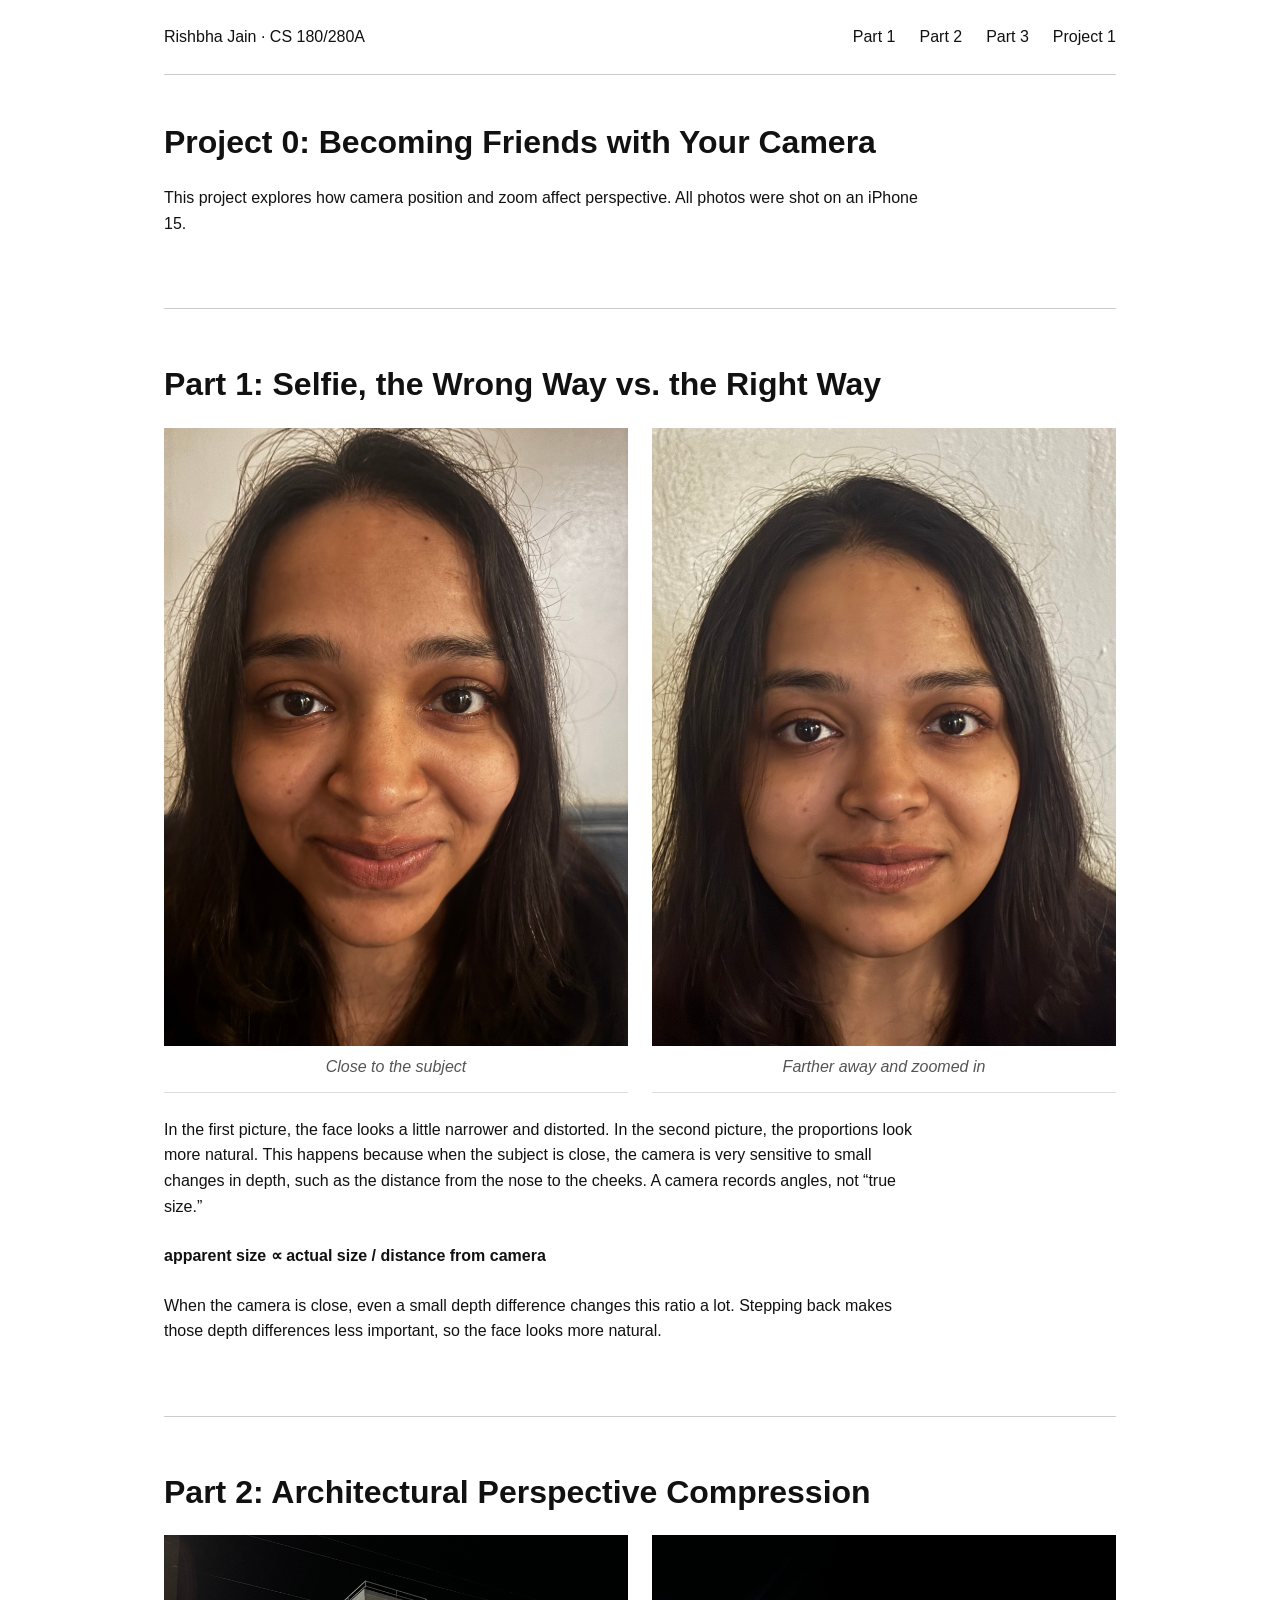
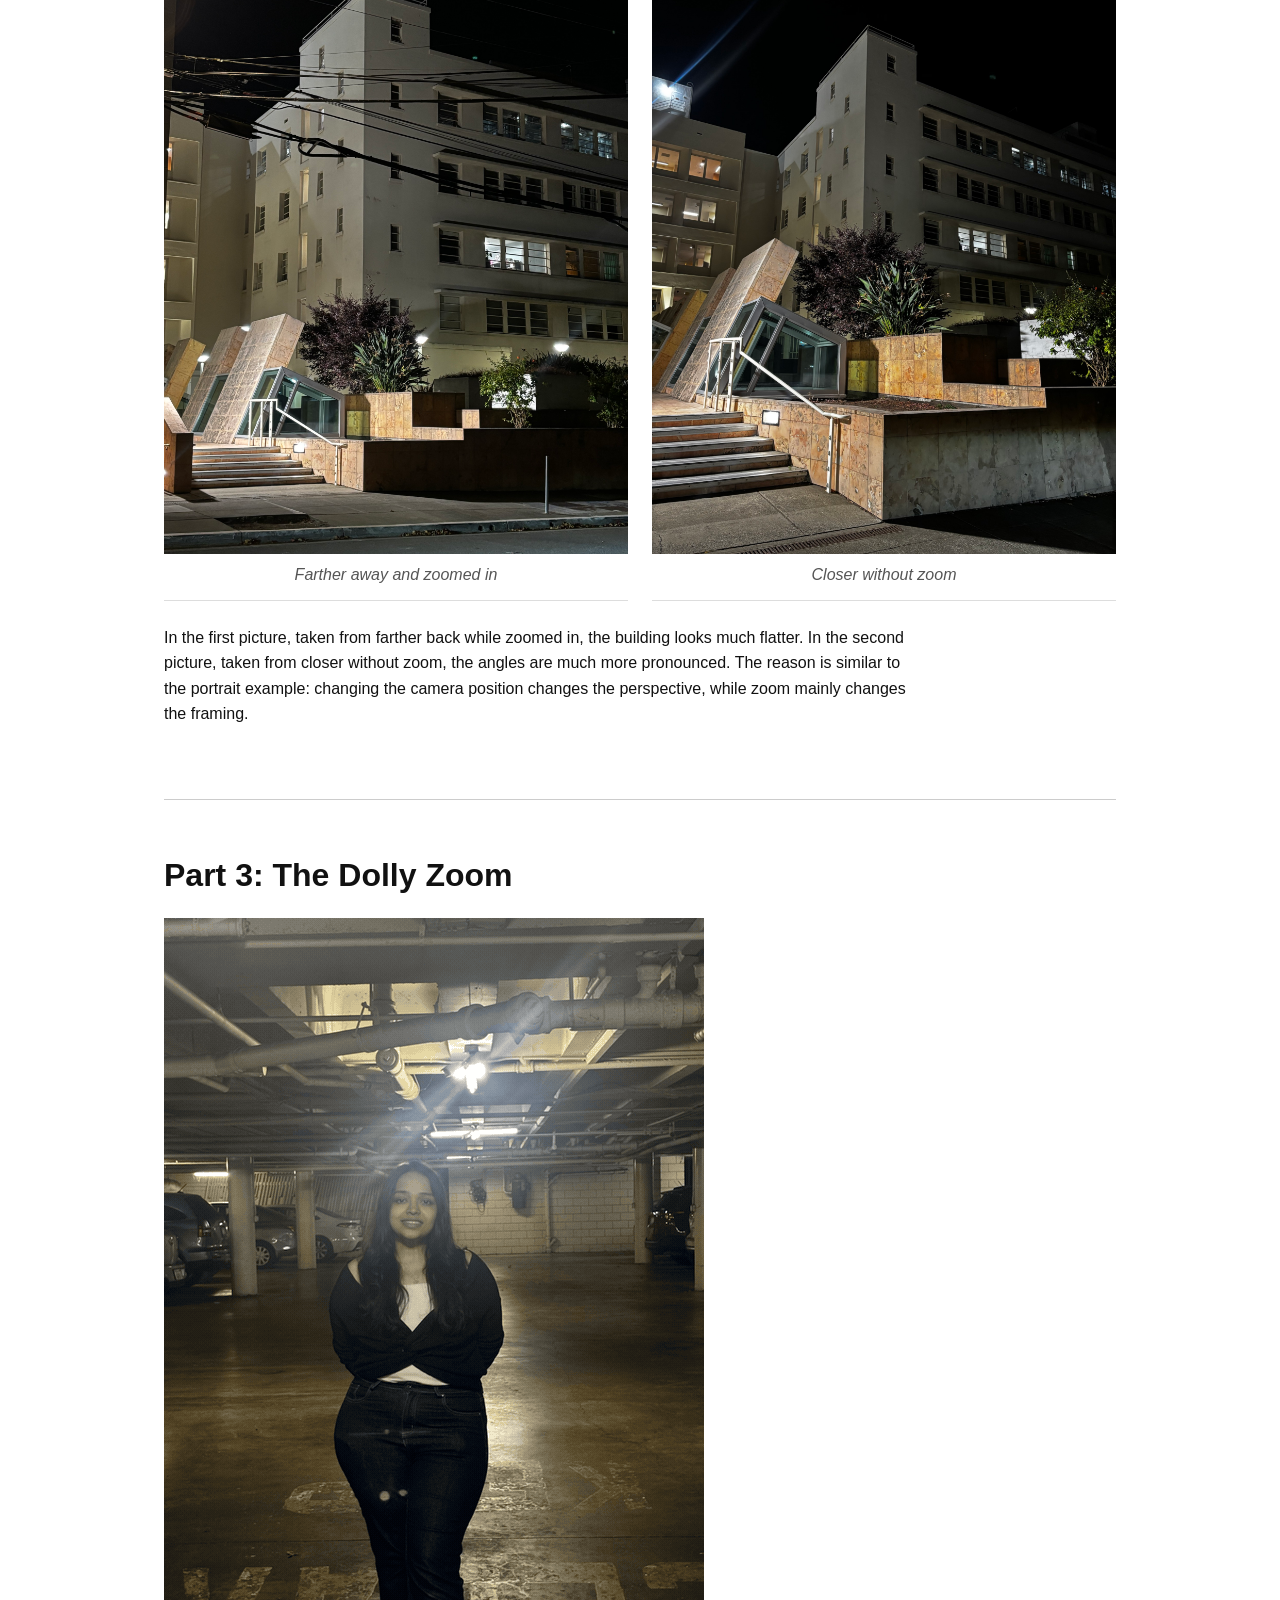
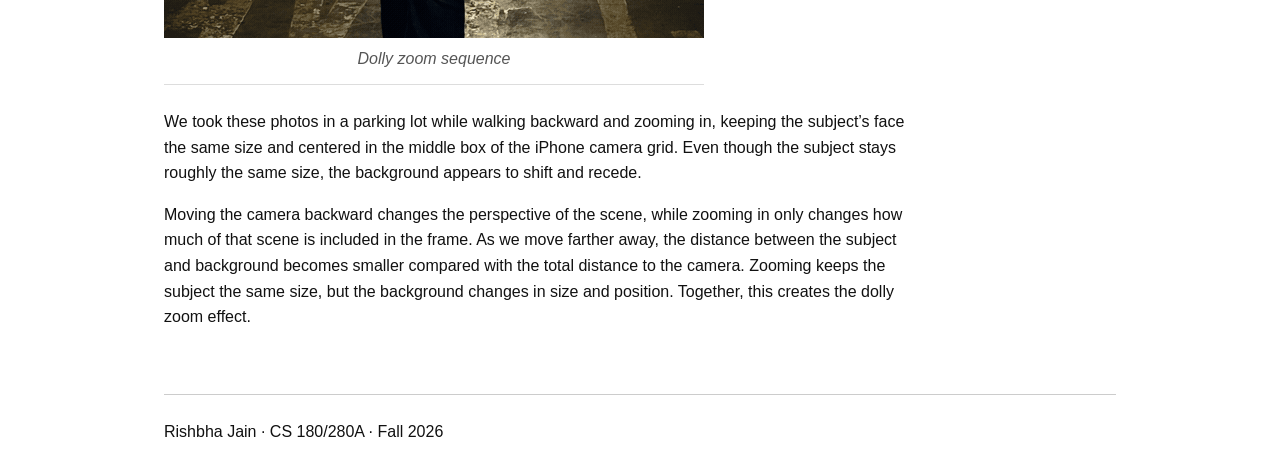
<file: index.html>
<!doctype html>
<html lang="en">
  <head>
    <meta charset="UTF-8" />
    <meta name="viewport" content="width=device-width, initial-scale=1.0" />
    <meta
      name="description"
      content="Rishbha Jain's CS 180/280A Project 0: Becoming Friends with Your Camera."
    />
    <title>CS 180 Project 0</title>
    <link rel="stylesheet" href="styles.css" />
  </head>
  <body>
    <header>
      <a href="#top">Rishbha Jain · CS 180/280A</a>
      <nav aria-label="Project sections">
        <a href="#part-1">Part 1</a>
        <a href="#part-2">Part 2</a>
        <a href="#part-3">Part 3</a>
        <a href="project1/">Project 1</a>
      </nav>
    </header>

    <main id="top">
      <section class="intro">
        <h1>Project 0: Becoming Friends with Your Camera</h1>
        <p>
          This project explores how camera position and zoom affect perspective.
          All photos were shot on an iPhone 15.
        </p>
      </section>

      <section id="part-1">
        <h2>Part 1: Selfie, the Wrong Way vs. the Right Way</h2>

        <div class="image-pair">
          <figure>
            <img
              src="images/portrait-close.jpg"
              alt="Portrait taken from close to the subject"
            />
            <figcaption>Close to the subject</figcaption>
          </figure>
          <figure>
            <img
              src="images/portrait-zoom.jpg"
              alt="Portrait taken from farther away while zoomed in"
            />
            <figcaption>Farther away and zoomed in</figcaption>
          </figure>
        </div>

        <p>
          In the first picture, the face looks a little narrower and distorted.
          In the second picture, the proportions look more natural. This happens
          because when the subject is close, the camera is very sensitive to
          small changes in depth, such as the distance from the nose to the
          cheeks. A camera records angles, not “true size.”
        </p>

        <p class="equation">
          apparent size ∝ actual size / distance from camera
        </p>

        <p>
          When the camera is close, even a small depth difference changes this
          ratio a lot. Stepping back makes those depth differences less
          important, so the face looks more natural.
        </p>
      </section>

      <section id="part-2">
        <h2>Part 2: Architectural Perspective Compression</h2>

        <div class="image-pair">
          <figure>
            <img
              src="images/architecture-zoom.jpg"
              alt="Building photographed from farther away while zoomed in"
            />
            <figcaption>Farther away and zoomed in</figcaption>
          </figure>
          <figure>
            <img
              src="images/architecture-wide.jpg"
              alt="Building photographed from closer without zoom"
            />
            <figcaption>Closer without zoom</figcaption>
          </figure>
        </div>

        <p>
          In the first picture, taken from farther back while zoomed in, the
          building looks much flatter. In the second picture, taken from closer
          without zoom, the angles are much more pronounced. The reason is
          similar to the portrait example: changing the camera position changes
          the perspective, while zoom mainly changes the framing.
        </p>
      </section>

      <section id="part-3">
        <h2>Part 3: The Dolly Zoom</h2>

        <figure class="gif">
          <img
            src="images/dolly-zoom.gif"
            alt="Dolly zoom made by moving backward while zooming in"
          />
          <figcaption>Dolly zoom sequence</figcaption>
        </figure>

        <p>
          We took these photos in a parking lot while walking backward and
          zooming in, keeping the subject’s face the same size and centered in
          the middle box of the iPhone camera grid. Even though the subject stays
          roughly the same size, the background appears to shift and recede.
        </p>

        <p>
          Moving the camera backward changes the perspective of the scene, while
          zooming in only changes how much of that scene is included in the
          frame. As we move farther away, the distance between the subject and
          background becomes smaller compared with the total distance to the
          camera. Zooming keeps the subject the same size, but the background
          changes in size and position. Together, this creates the dolly zoom
          effect.
        </p>
      </section>
    </main>

    <footer>Rishbha Jain · CS 180/280A · Fall 2026</footer>
  </body>
</html>
</file>
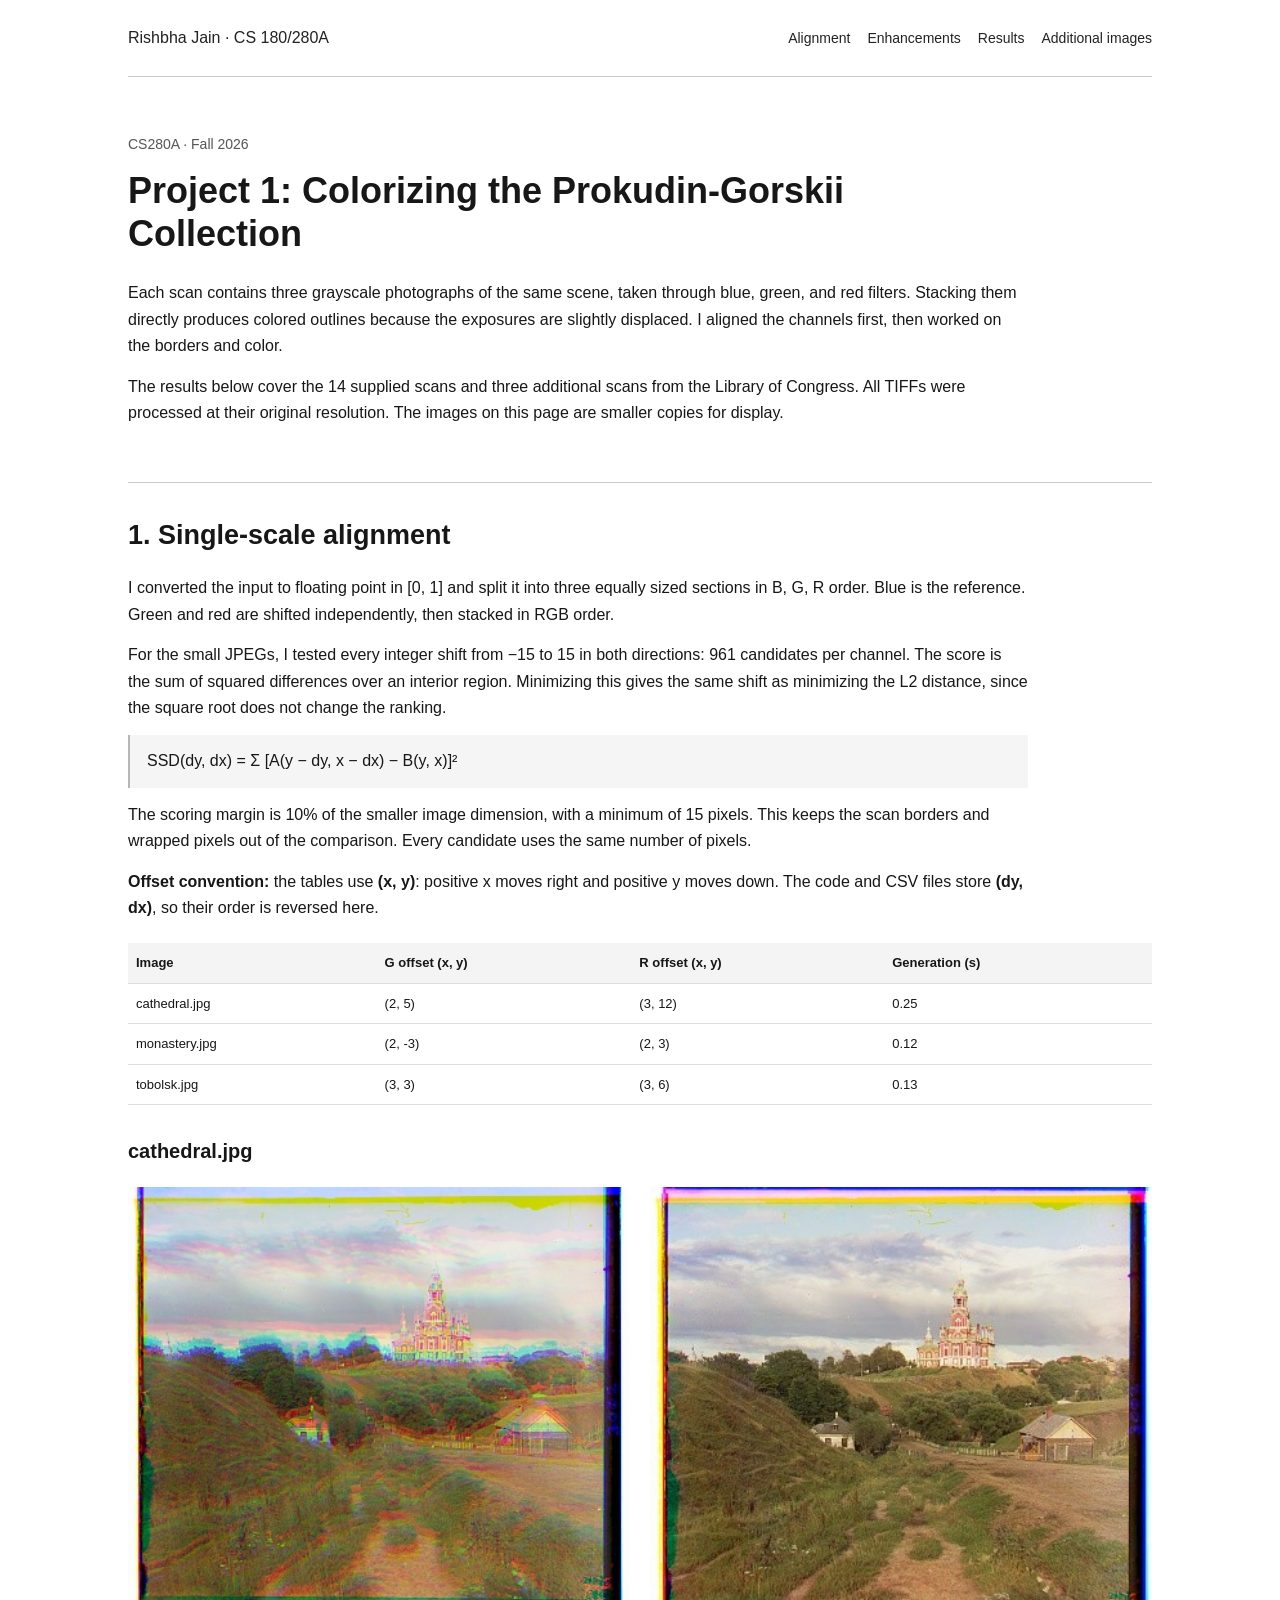
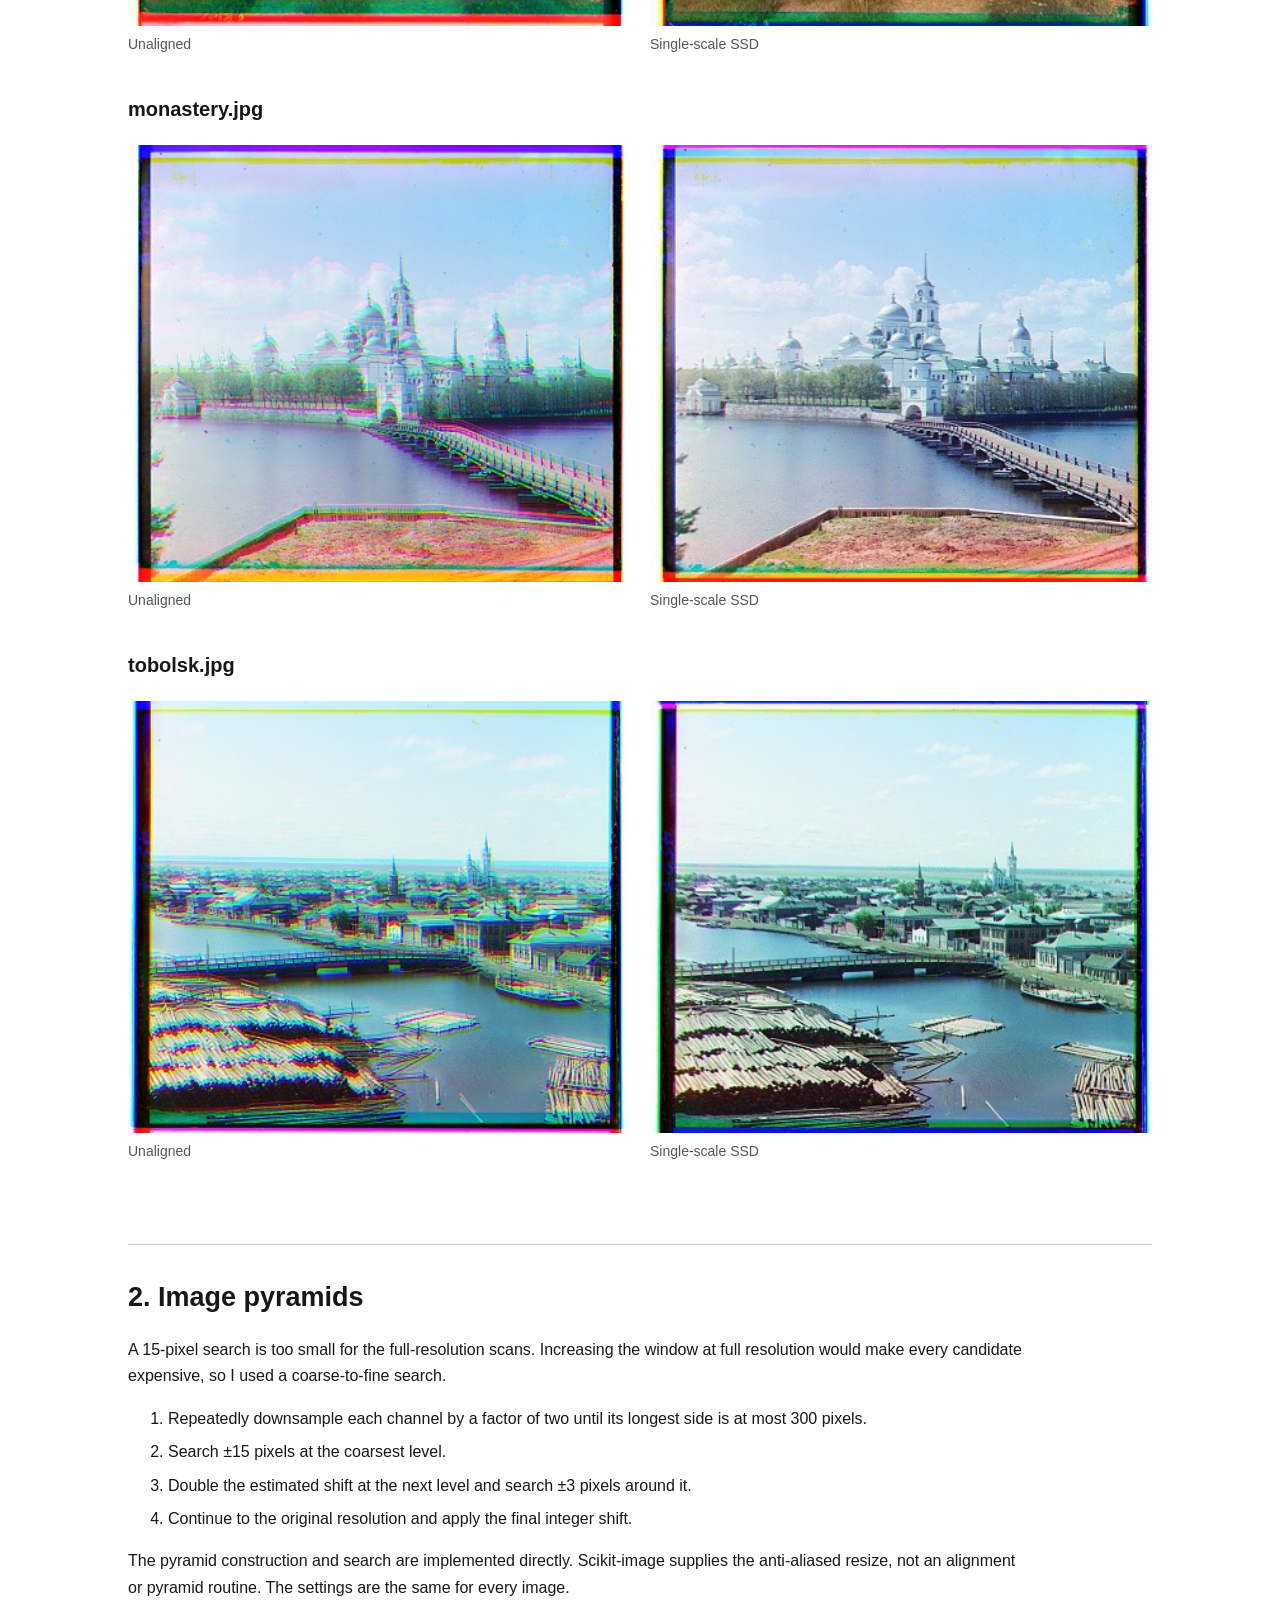
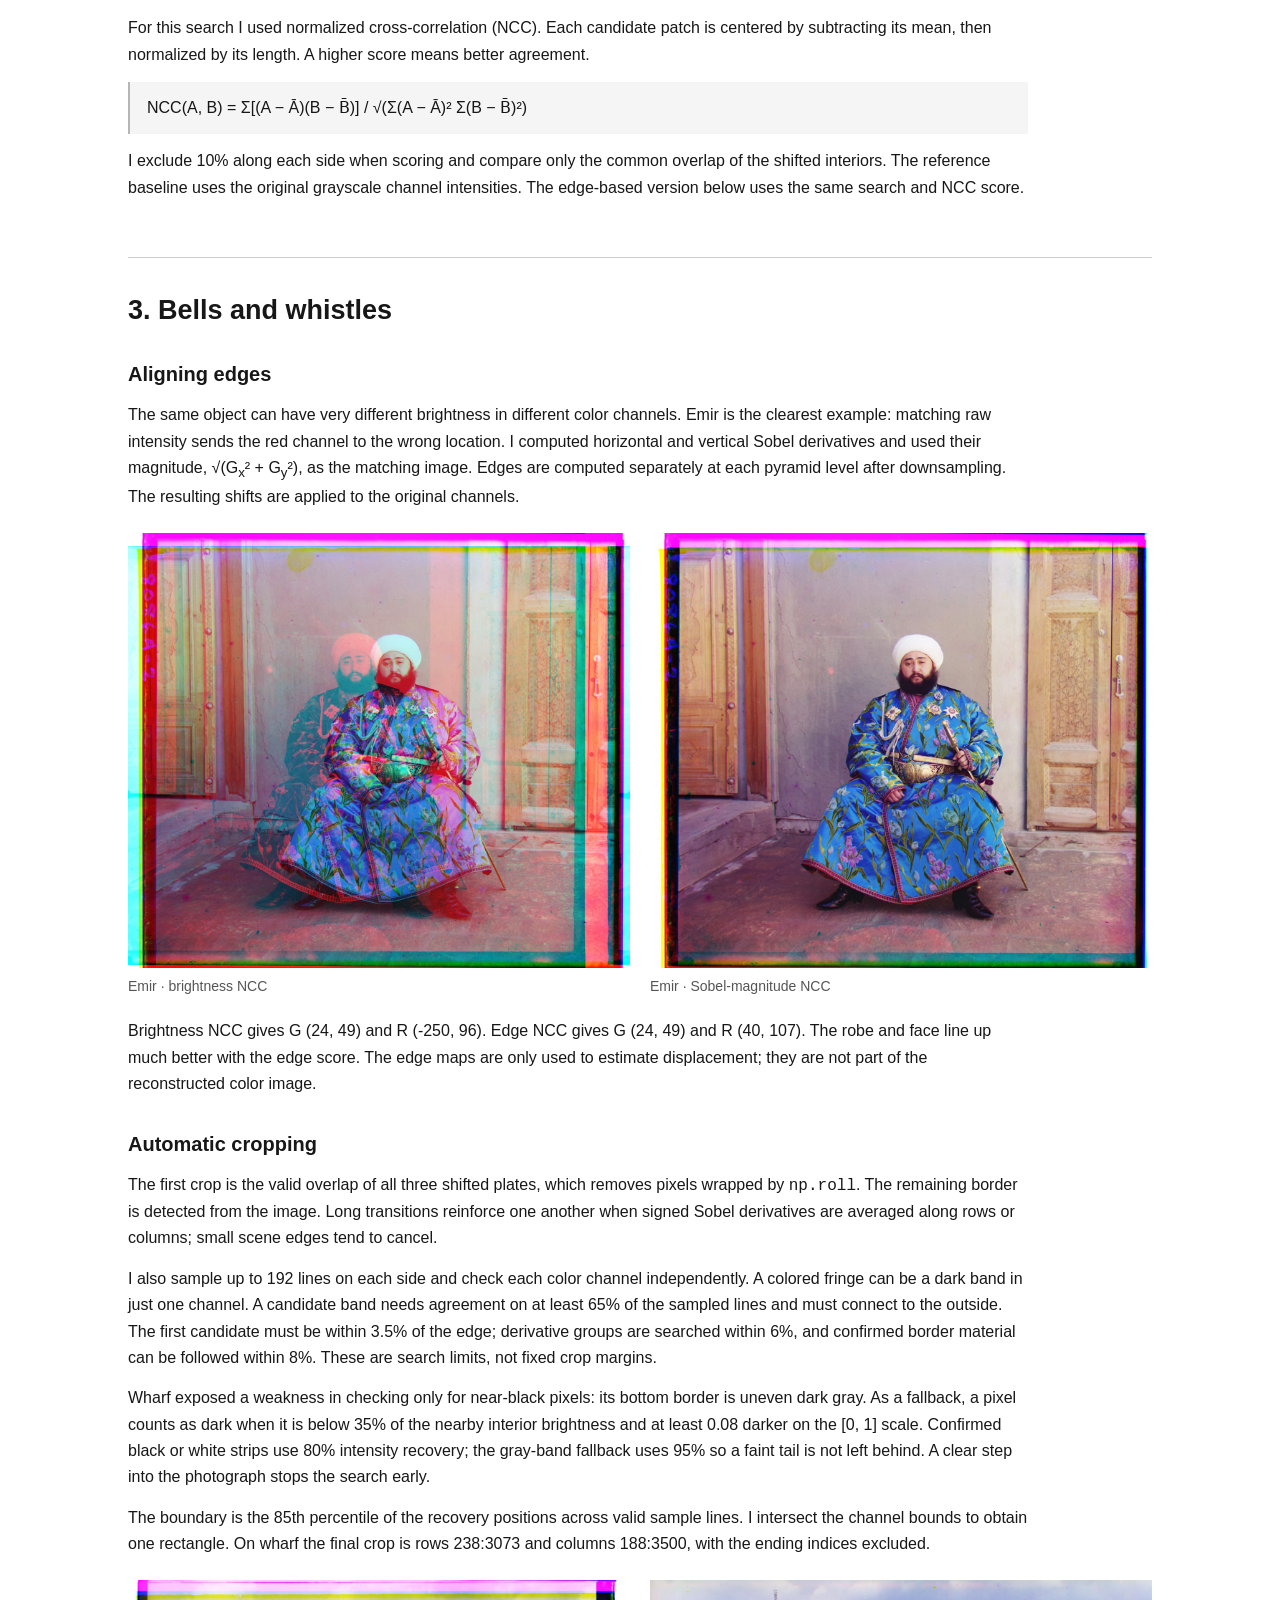
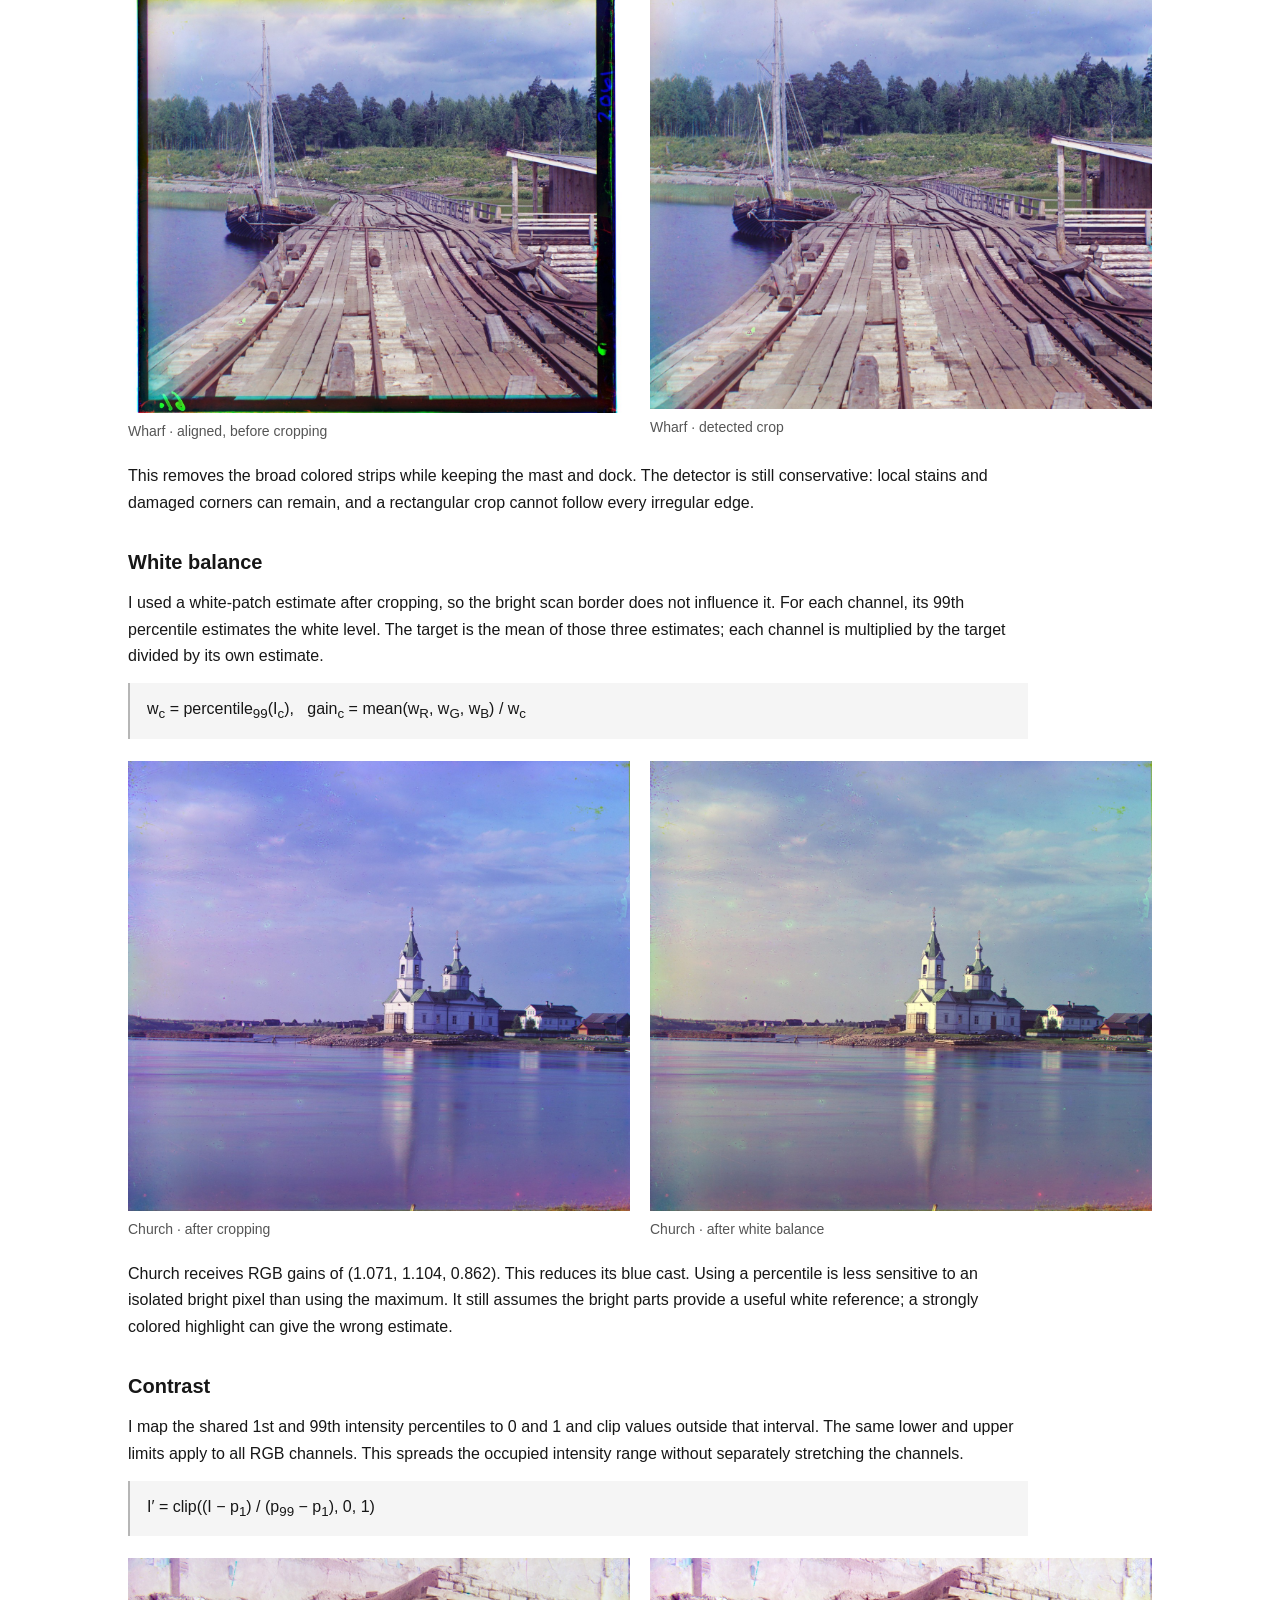
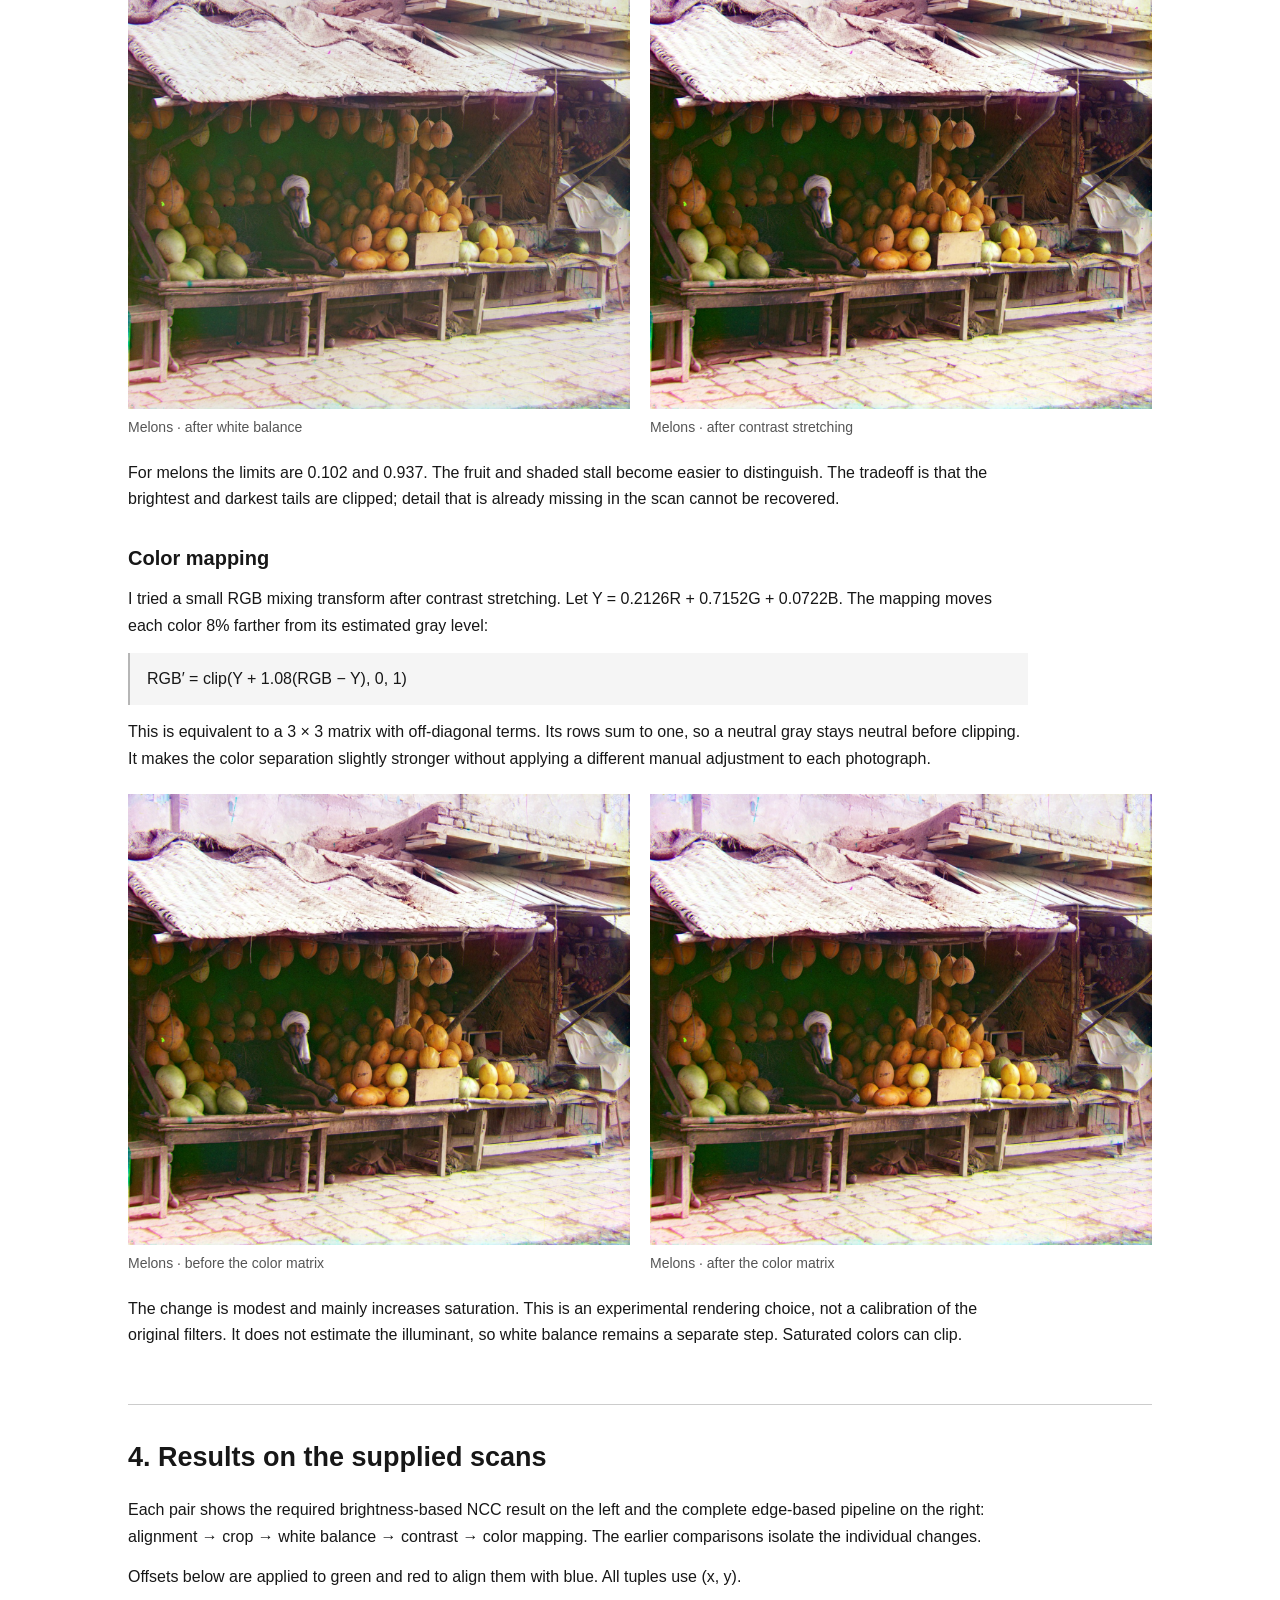
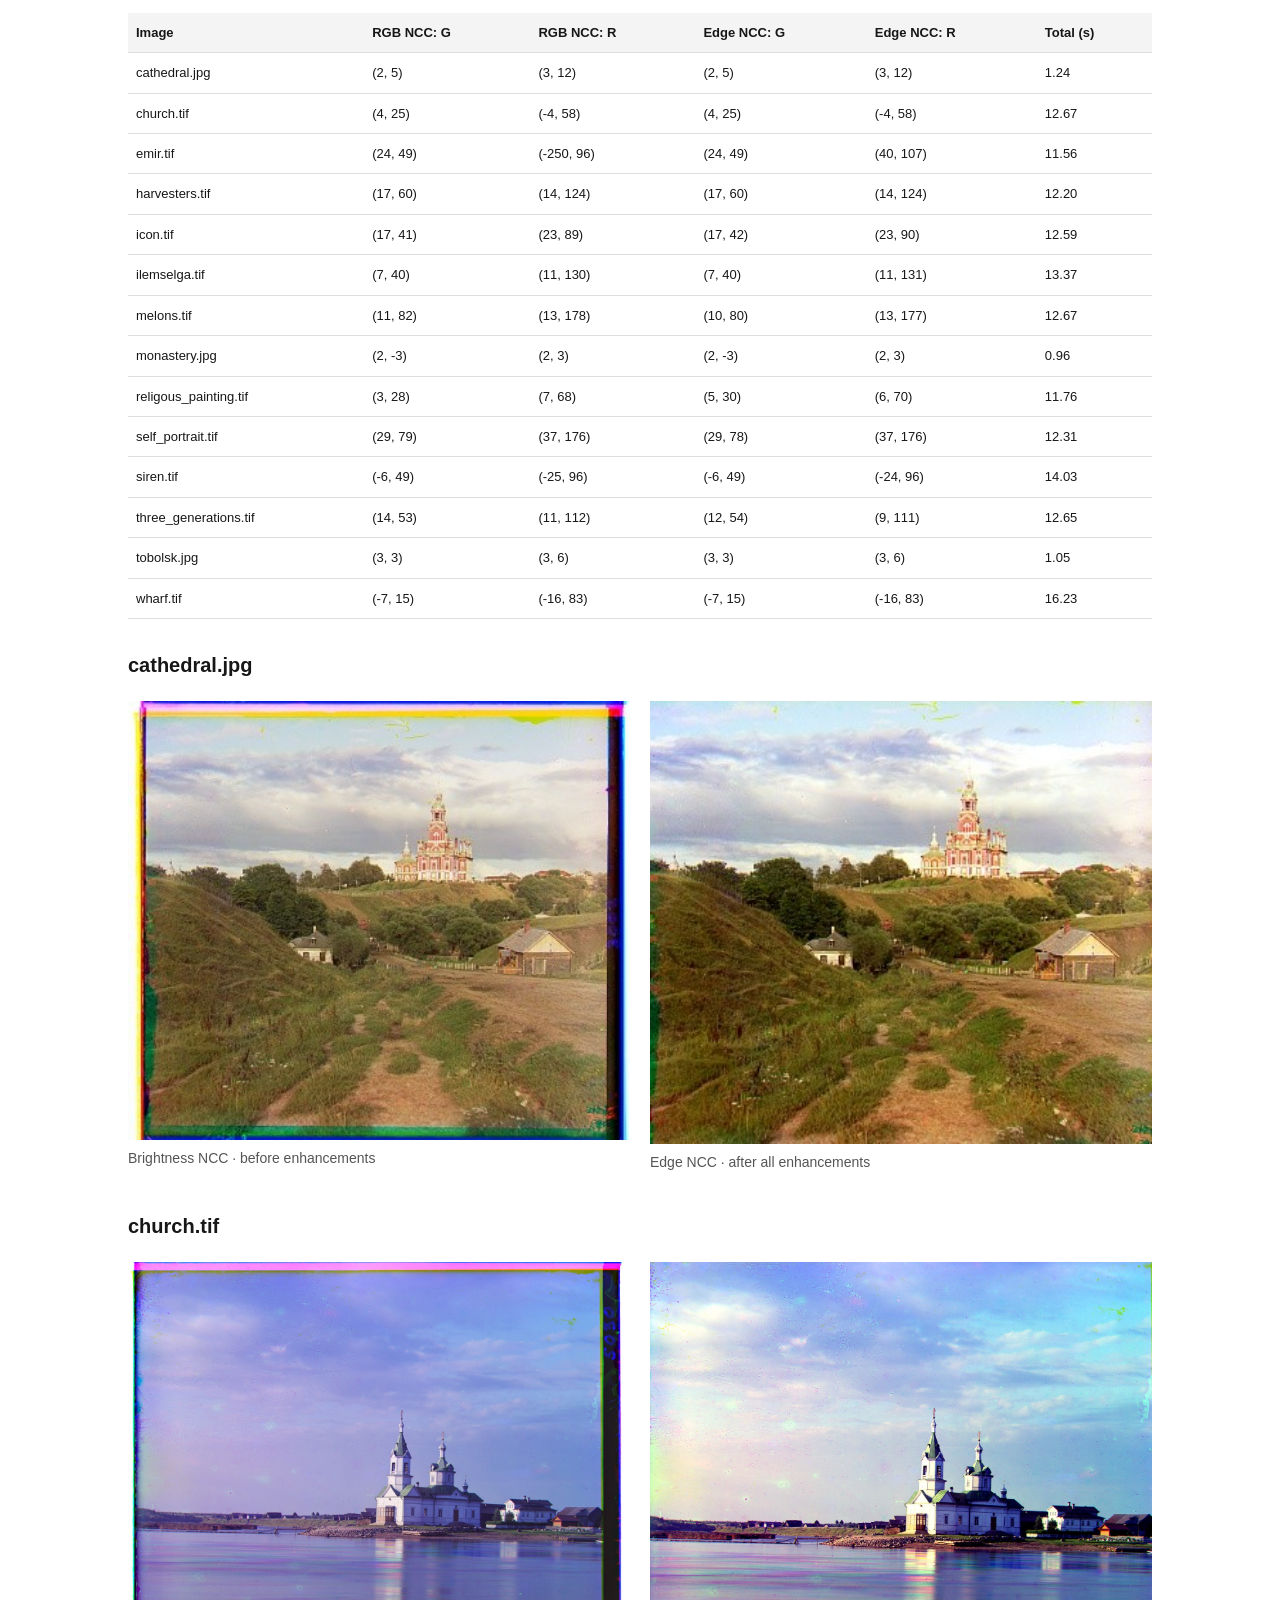
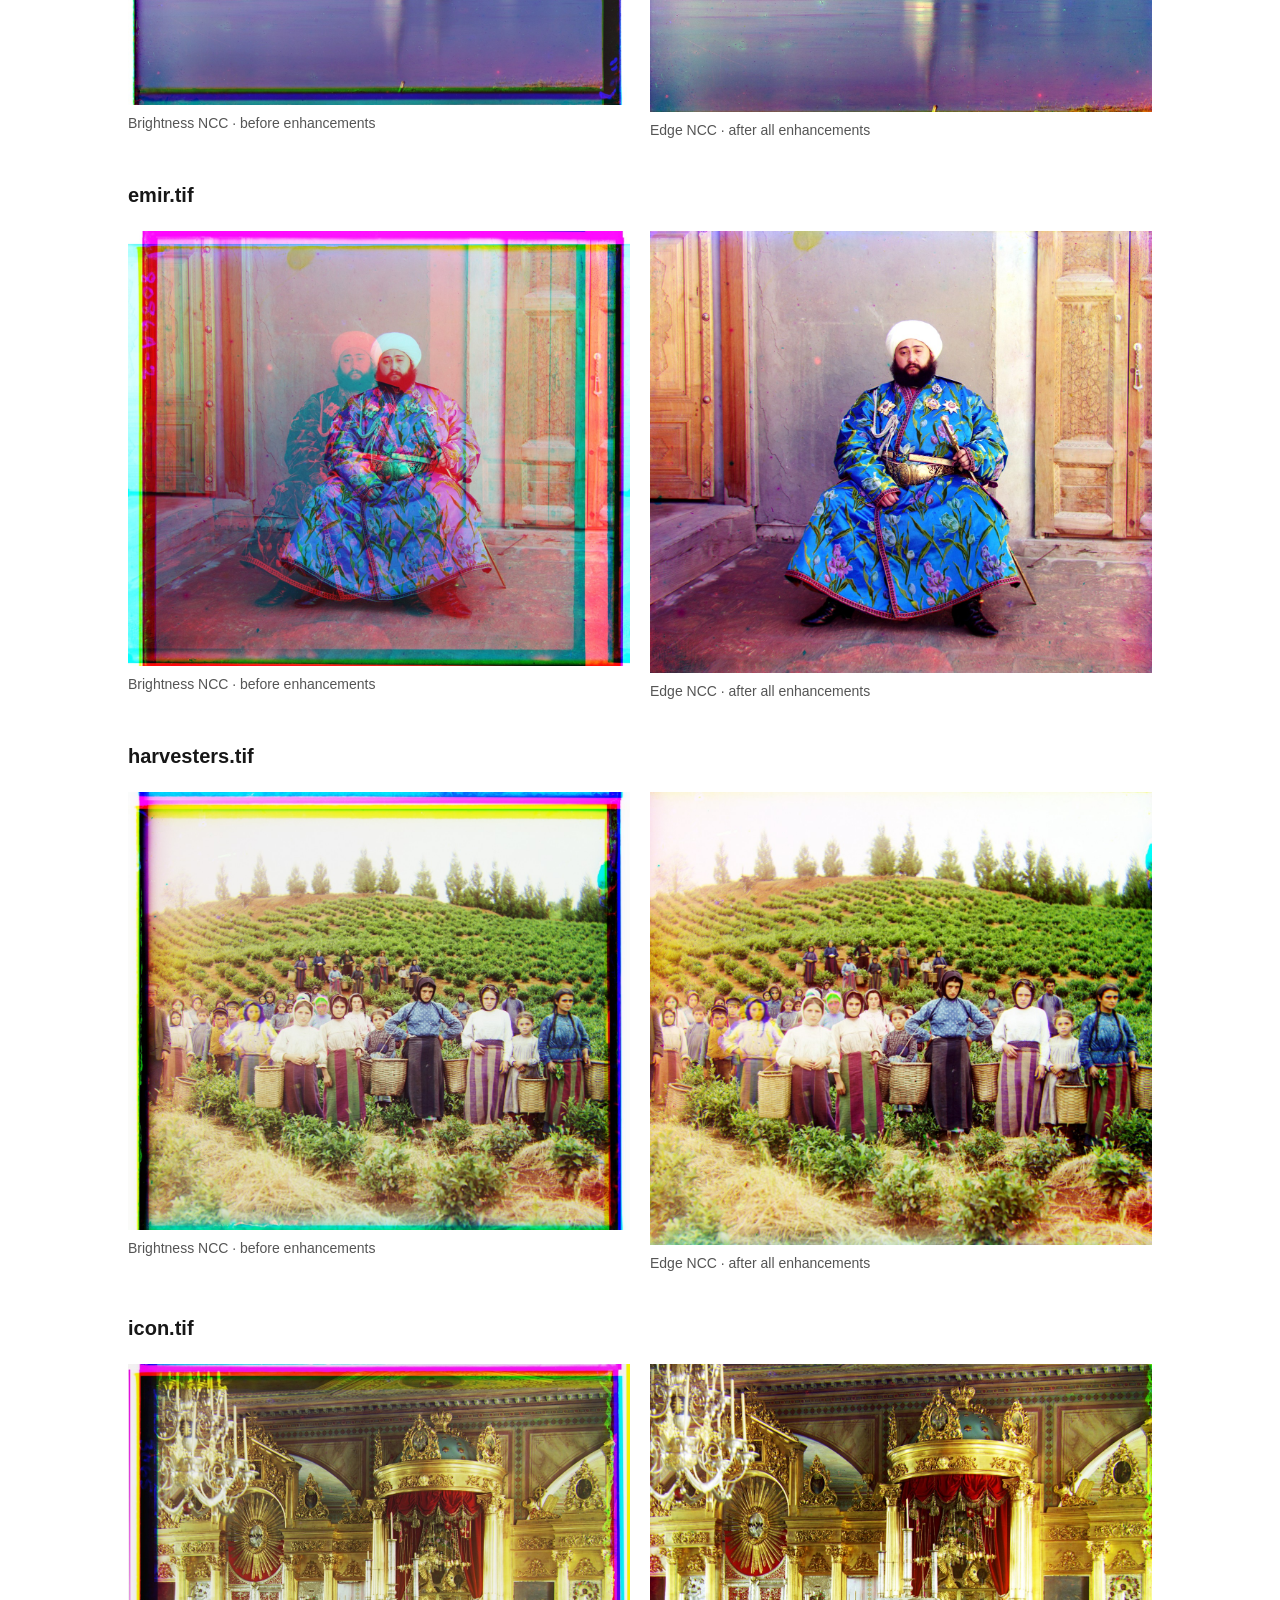
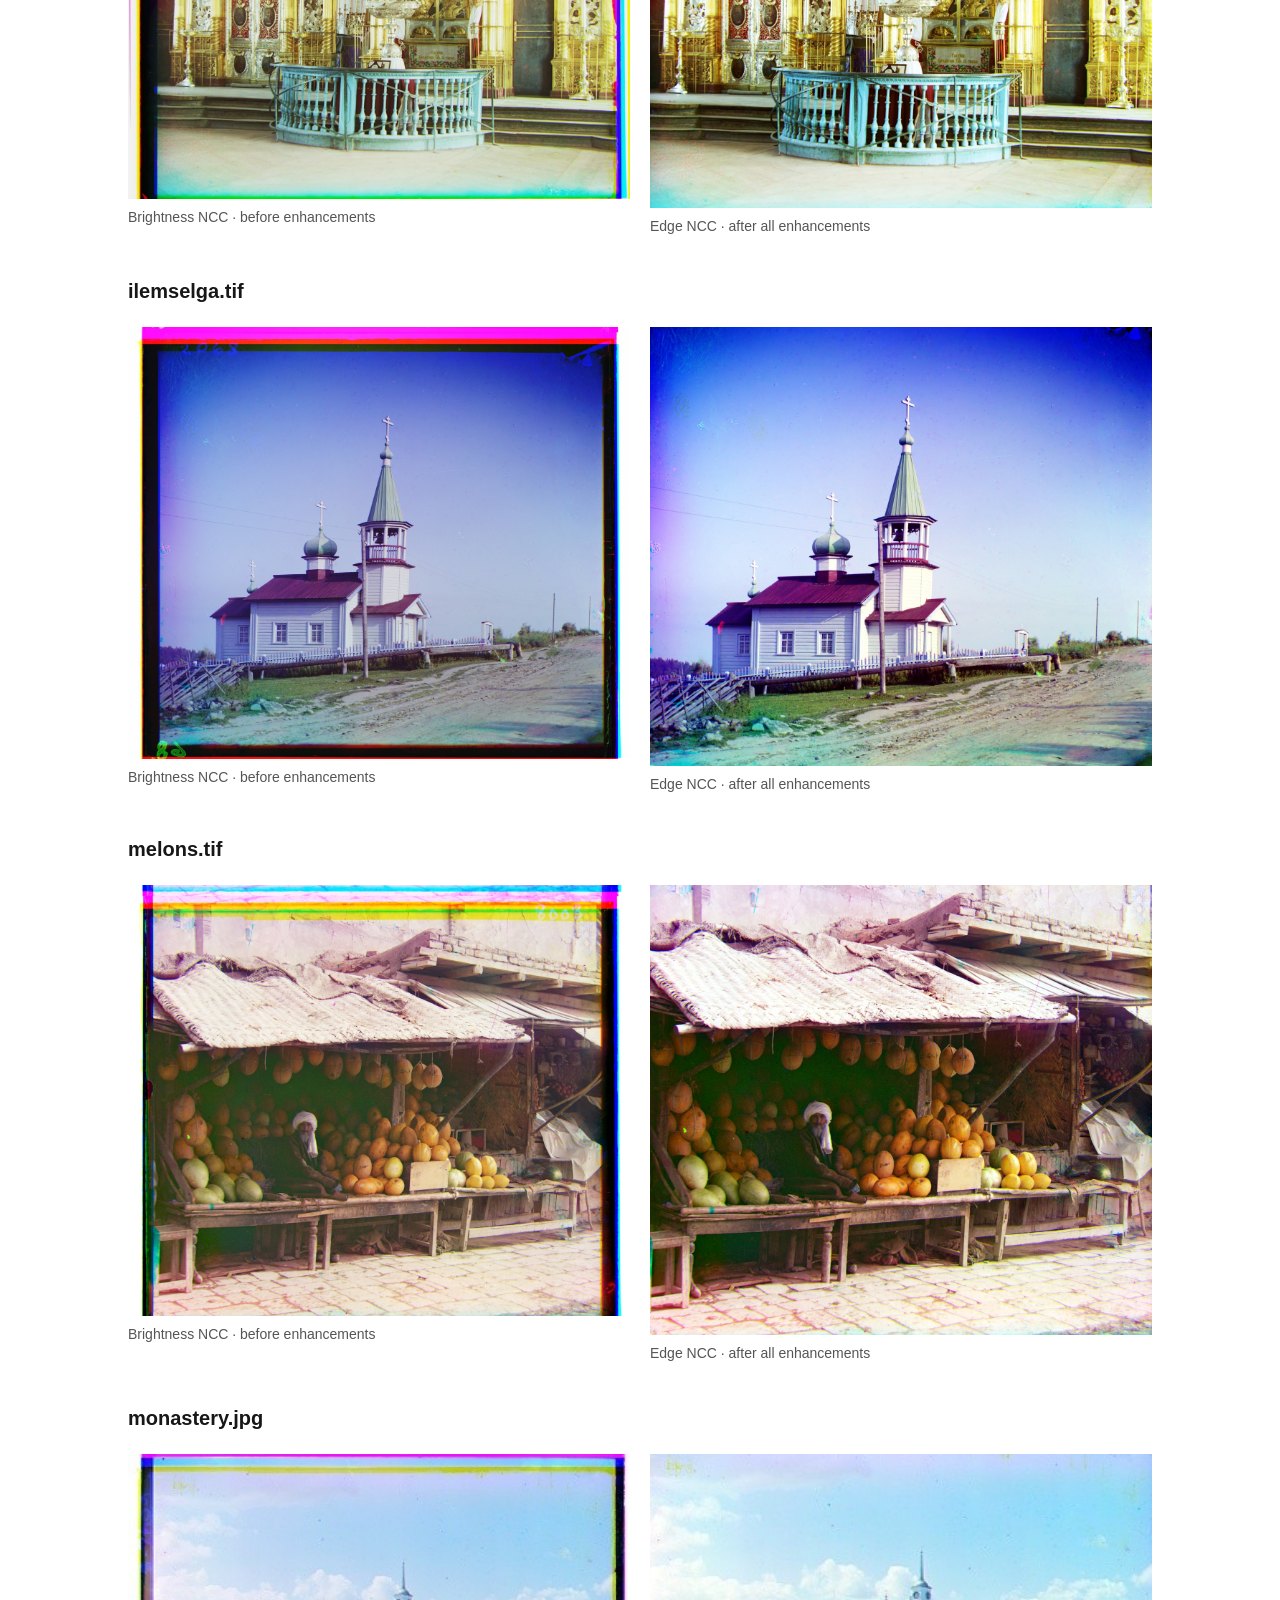
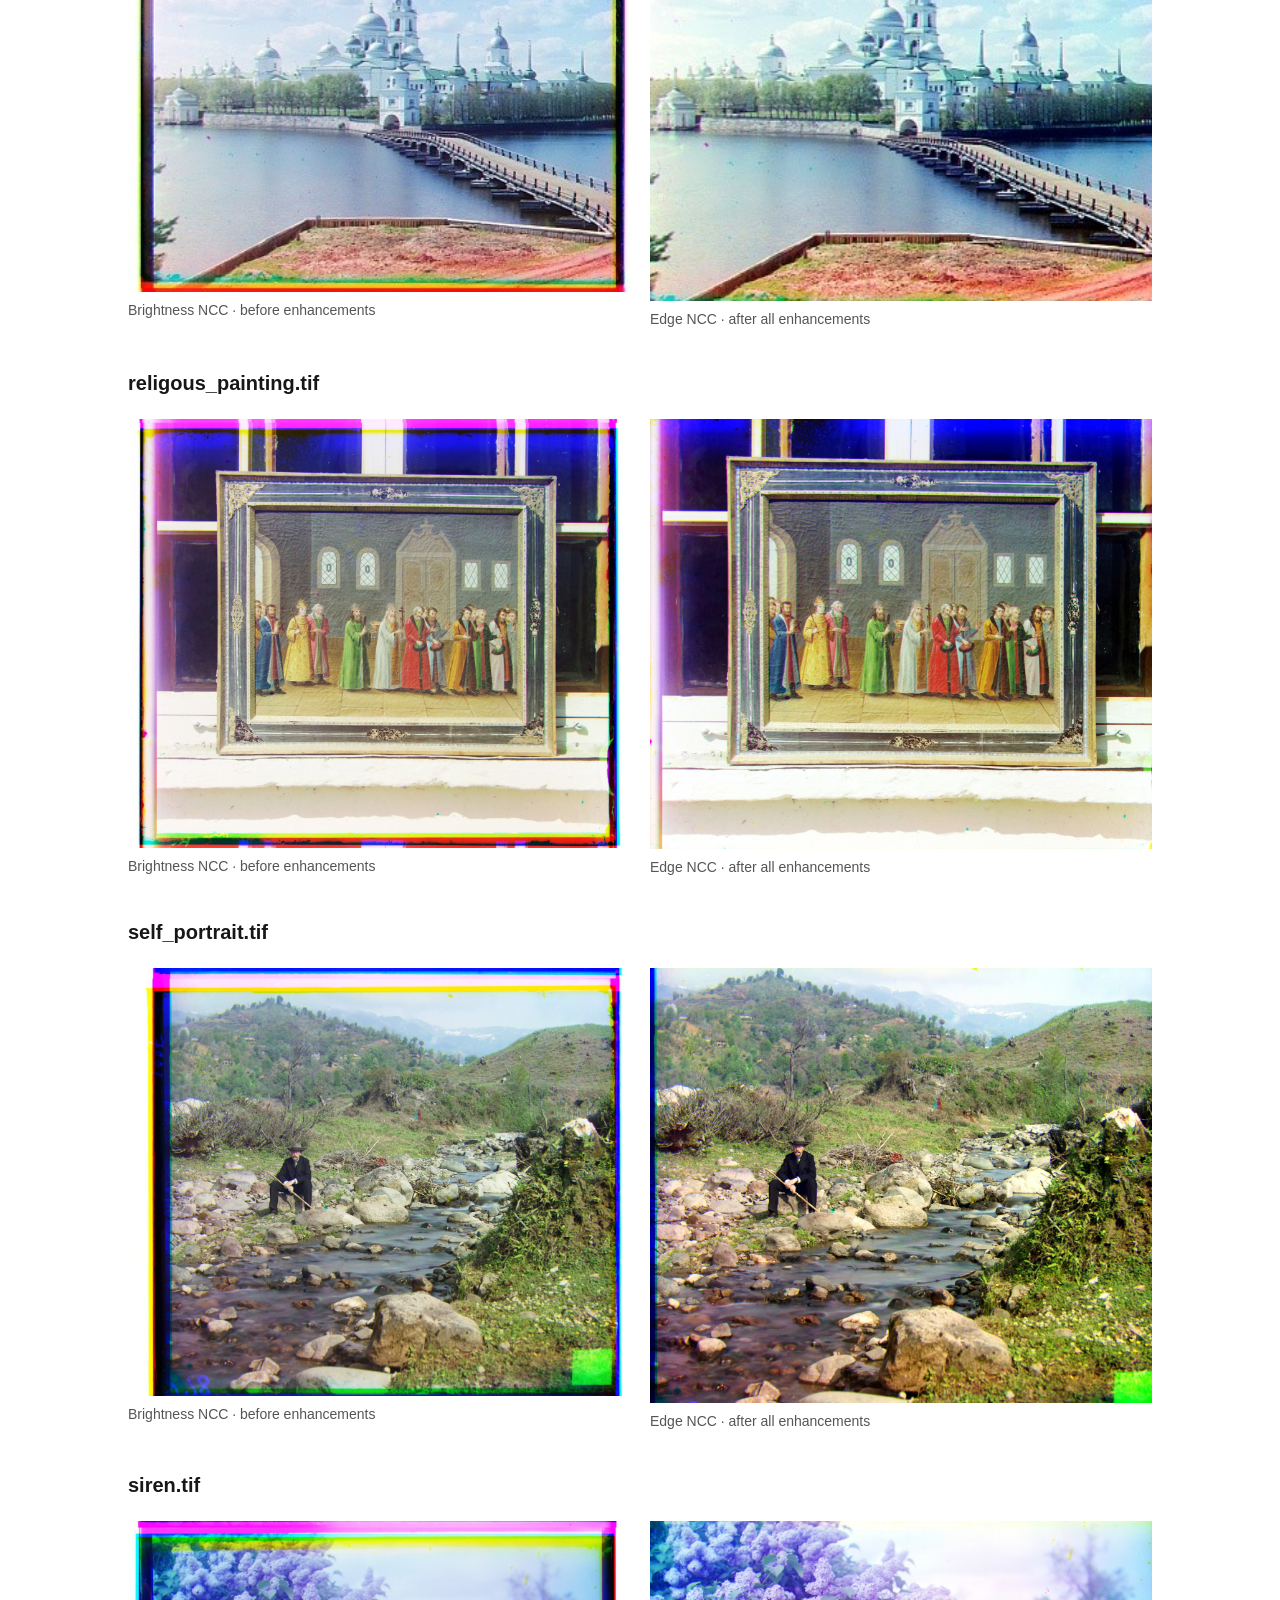
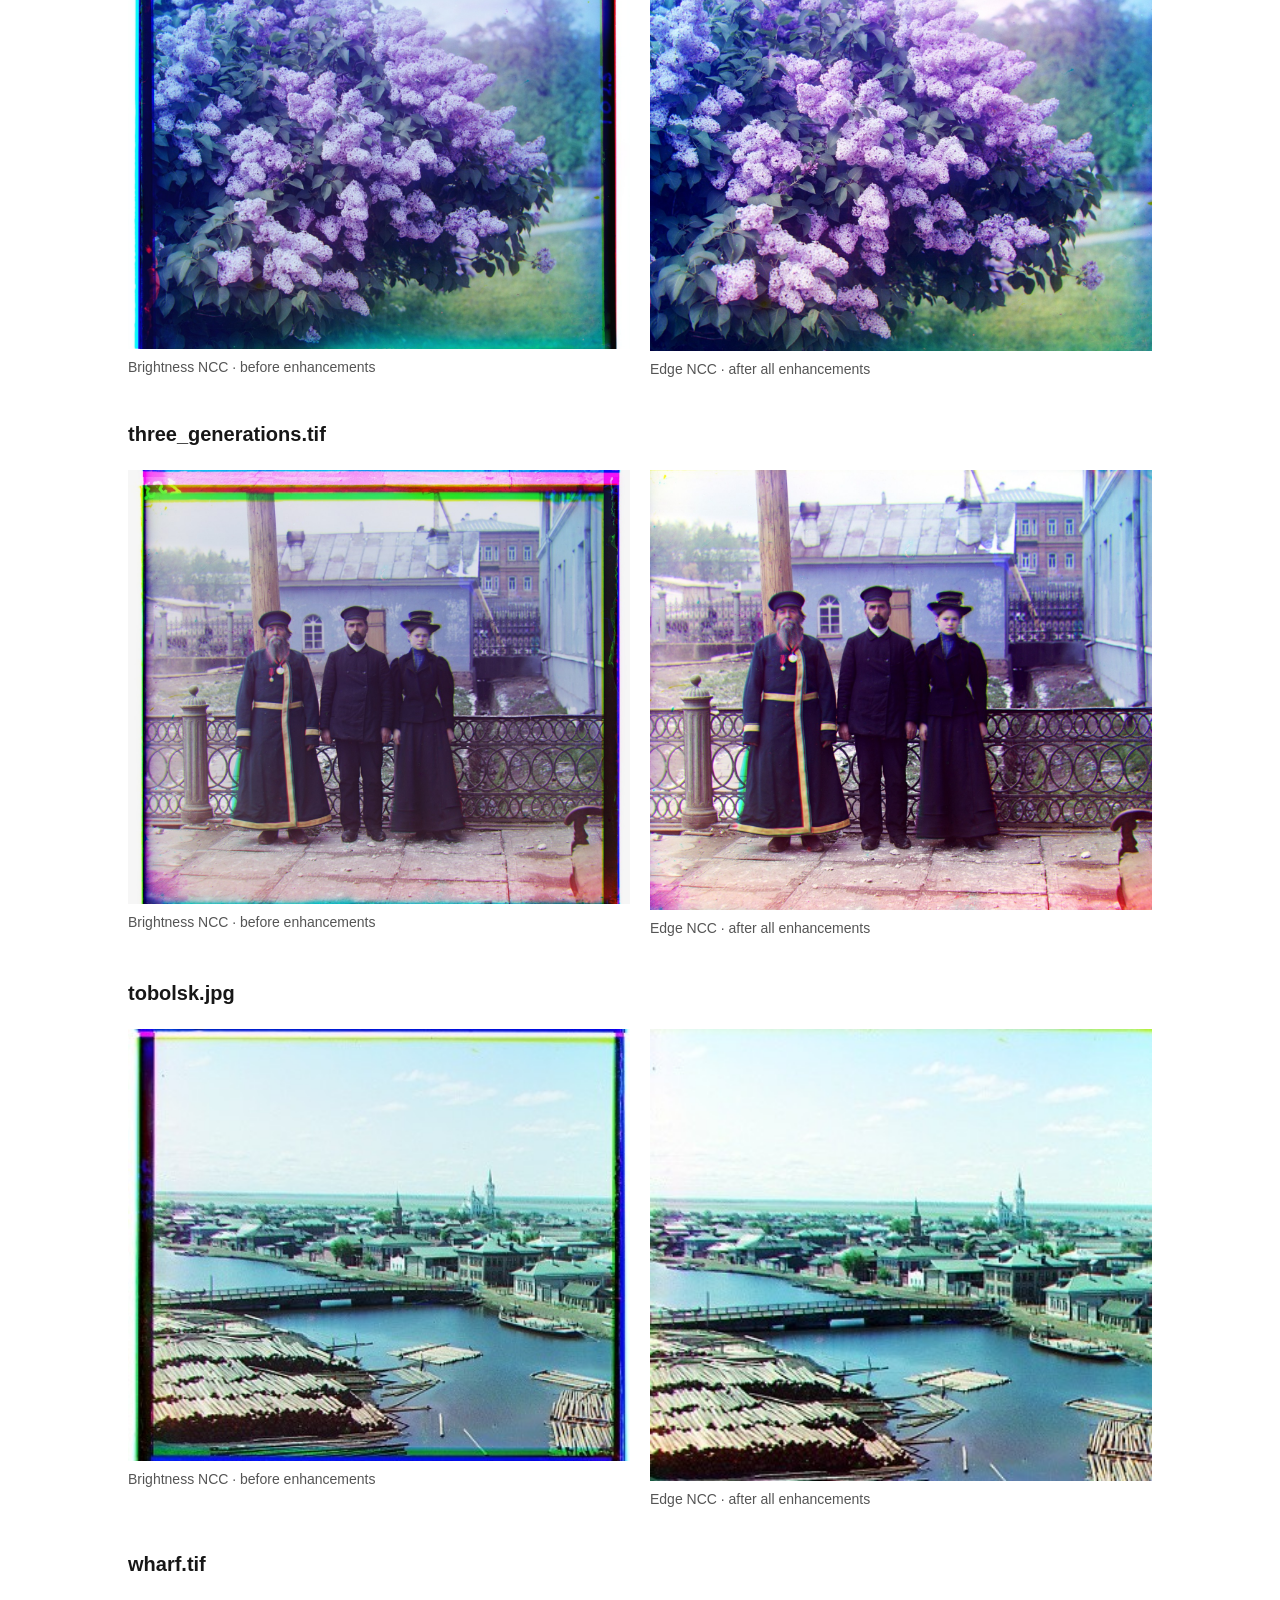
<file: project1/index.html>
<!doctype html>
<html lang="en">
<head>
<meta charset="utf-8">
<meta name="viewport" content="width=device-width, initial-scale=1">
<meta name="description" content="Rishbha Jain's CS280A Project 1: alignment and color reconstruction of Prokudin-Gorskii photographs.">
<title>Project 1: Colorizing the Prokudin-Gorskii Collection — Rishbha Jain</title>
<link rel="canonical" href="https://rishbhajain.github.io/project1/">
<link rel="stylesheet" href="styles.css">
</head>
<body>
<header><a href="../">Rishbha Jain · CS 180/280A</a><nav aria-label="Report sections">
<a href="#alignment">Alignment</a><a href="#enhancements">Enhancements</a><a href="#results">Results</a><a href="#extra">Additional images</a></nav></header>
<main>
<section class="intro">
<p class="eyebrow">CS280A · Fall 2026</p>
<h1>Project 1: Colorizing the Prokudin-Gorskii Collection</h1>
<p>Each scan contains three grayscale photographs of the same scene, taken through blue, green, and red filters. Stacking them directly produces colored outlines because the exposures are slightly displaced. I aligned the channels first, then worked on the borders and color.</p>
<p>The results below cover the 14 supplied scans and three additional scans from the Library of Congress. All TIFFs were processed at their original resolution. The images on this page are smaller copies for display.</p>
</section>
<section id="alignment">
<h2>1. Single-scale alignment</h2>
<p>I converted the input to floating point in [0, 1] and split it into three equally sized sections in B, G, R order. Blue is the reference. Green and red are shifted independently, then stacked in RGB order.</p>
<p>For the small JPEGs, I tested every integer shift from −15 to 15 in both directions: 961 candidates per channel. The score is the sum of squared differences over an interior region. Minimizing this gives the same shift as minimizing the L2 distance, since the square root does not change the ranking.</p>
<p class="equation">SSD(dy, dx) = Σ [A(y − dy, x − dx) − B(y, x)]²</p>
<p>The scoring margin is 10% of the smaller image dimension, with a minimum of 15 pixels. This keeps the scan borders and wrapped pixels out of the comparison. Every candidate uses the same number of pixels.</p>
<p><strong>Offset convention:</strong> the tables use <strong>(x, y)</strong>: positive x moves right and positive y moves down. The code and CSV files store <strong>(dy, dx)</strong>, so their order is reversed here.</p>
<div class="table-wrap"><table><thead><tr><th>Image</th><th>G offset (x, y)</th><th>R offset (x, y)</th><th>Generation (s)</th></tr></thead><tbody><tr><th scope="row">cathedral.jpg</th><td>(2, 5)</td><td>(3, 12)</td><td>0.25</td></tr><tr><th scope="row">monastery.jpg</th><td>(2, -3)</td><td>(2, 3)</td><td>0.12</td></tr><tr><th scope="row">tobolsk.jpg</th><td>(3, 3)</td><td>(3, 6)</td><td>0.13</td></tr></tbody></table></div>
<div class="result"><h3>cathedral.jpg</h3><div class="image-pair"><figure><img src="images/cathedral_unaligned.jpg" width="390" height="341" alt="cathedral.jpg, channels stacked without alignment"><figcaption>Unaligned</figcaption></figure><figure><a href="images/provided_cathedral_single.jpg"><img src="images/provided_cathedral_single.jpg" width="390" height="341" alt="cathedral.jpg: Single-scale SSD"></a><figcaption>Single-scale SSD</figcaption></figure></div></div><div class="result"><h3>monastery.jpg</h3><div class="image-pair"><figure><img src="images/monastery_unaligned.jpg" width="391" height="341" alt="monastery.jpg, channels stacked without alignment"><figcaption>Unaligned</figcaption></figure><figure><a href="images/provided_monastery_single.jpg"><img src="images/provided_monastery_single.jpg" width="391" height="341" alt="monastery.jpg: Single-scale SSD"></a><figcaption>Single-scale SSD</figcaption></figure></div></div><div class="result"><h3>tobolsk.jpg</h3><div class="image-pair"><figure><img src="images/tobolsk_unaligned.jpg" width="396" height="341" alt="tobolsk.jpg, channels stacked without alignment"><figcaption>Unaligned</figcaption></figure><figure><a href="images/provided_tobolsk_single.jpg"><img src="images/provided_tobolsk_single.jpg" width="396" height="341" alt="tobolsk.jpg: Single-scale SSD"></a><figcaption>Single-scale SSD</figcaption></figure></div></div>
</section>
<section id="pyramid">
<h2>2. Image pyramids</h2>
<p>A 15-pixel search is too small for the full-resolution scans. Increasing the window at full resolution would make every candidate expensive, so I used a coarse-to-fine search.</p>
<ol><li>Repeatedly downsample each channel by a factor of two until its longest side is at most 300 pixels.</li>
<li>Search ±15 pixels at the coarsest level.</li><li>Double the estimated shift at the next level and search ±3 pixels around it.</li>
<li>Continue to the original resolution and apply the final integer shift.</li></ol>
<p>The pyramid construction and search are implemented directly. Scikit-image supplies the anti-aliased resize, not an alignment or pyramid routine. The settings are the same for every image.</p>
<p>For this search I used normalized cross-correlation (NCC). Each candidate patch is centered by subtracting its mean, then normalized by its length. A higher score means better agreement.</p>
<p class="equation">NCC(A, B) = Σ[(A − Ā)(B − B̄)] / √(Σ(A − Ā)² Σ(B − B̄)²)</p>
<p>I exclude 10% along each side when scoring and compare only the common overlap of the shifted interiors. The reference baseline uses the original grayscale channel intensities. The edge-based version below uses the same search and NCC score.</p>
</section>
<section id="enhancements">
<h2>3. Bells and whistles</h2>
<h3>Aligning edges</h3>
<p>The same object can have very different brightness in different color channels. Emir is the clearest example: matching raw intensity sends the red channel to the wrong location. I computed horizontal and vertical Sobel derivatives and used their magnitude, √(G<sub>x</sub>² + G<sub>y</sub>²), as the matching image. Edges are computed separately at each pyramid level after downsampling. The resulting shifts are applied to the original channels.</p>
<div class="image-pair"><figure><a href="images/provided_emir_brightness.jpg"><img src="images/provided_emir_brightness.jpg" width="1400" height="1214" alt="emir.tif: Emir · brightness NCC"></a><figcaption>Emir · brightness NCC</figcaption></figure><figure><a href="images/provided_emir_edges.jpg"><img src="images/provided_emir_edges.jpg" width="1400" height="1214" alt="emir.tif: Emir · Sobel-magnitude NCC"></a><figcaption>Emir · Sobel-magnitude NCC</figcaption></figure></div>
<p>Brightness NCC gives G (24, 49) and R (-250, 96). Edge NCC gives G (24, 49) and R (40, 107). The robe and face line up much better with the edge score. The edge maps are only used to estimate displacement; they are not part of the reconstructed color image.</p>
<h3>Automatic cropping</h3>
<p>The first crop is the valid overlap of all three shifted plates, which removes pixels wrapped by <code>np.roll</code>. The remaining border is detected from the image. Long transitions reinforce one another when signed Sobel derivatives are averaged along rows or columns; small scene edges tend to cancel.</p>
<p>I also sample up to 192 lines on each side and check each color channel independently. A colored fringe can be a dark band in just one channel. A candidate band needs agreement on at least 65% of the sampled lines and must connect to the outside. The first candidate must be within 3.5% of the edge; derivative groups are searched within 6%, and confirmed border material can be followed within 8%. These are search limits, not fixed crop margins.</p>
<p>Wharf exposed a weakness in checking only for near-black pixels: its bottom border is uneven dark gray. As a fallback, a pixel counts as dark when it is below 35% of the nearby interior brightness and at least 0.08 darker on the [0, 1] scale. Confirmed black or white strips use 80% intensity recovery; the gray-band fallback uses 95% so a faint tail is not left behind. A clear step into the photograph stops the search early.</p>
<p>The boundary is the 85th percentile of the recovery positions across valid sample lines. I intersect the channel bounds to obtain one rectangle. On wharf the final crop is rows 238:3073 and columns 188:3500, with the ending indices excluded.</p>
<div class="image-pair"><figure><a href="images/provided_wharf_edges.jpg"><img src="images/provided_wharf_edges.jpg" width="1400" height="1208" alt="wharf.tif: Wharf · aligned, before cropping"></a><figcaption>Wharf · aligned, before cropping</figcaption></figure><figure><a href="images/provided_wharf_cropped.jpg"><img src="images/provided_wharf_cropped.jpg" width="1400" height="1198" alt="wharf.tif: Wharf · detected crop"></a><figcaption>Wharf · detected crop</figcaption></figure></div>
<p>This removes the broad colored strips while keeping the mast and dock. The detector is still conservative: local stains and damaged corners can remain, and a rectangular crop cannot follow every irregular edge.</p>
<h3>White balance</h3>
<p>I used a white-patch estimate after cropping, so the bright scan border does not influence it. For each channel, its 99th percentile estimates the white level. The target is the mean of those three estimates; each channel is multiplied by the target divided by its own estimate.</p>
<p class="equation">w<sub>c</sub> = percentile<sub>99</sub>(I<sub>c</sub>), &nbsp; gain<sub>c</sub> = mean(w<sub>R</sub>, w<sub>G</sub>, w<sub>B</sub>) / w<sub>c</sub></p>
<div class="image-pair"><figure><a href="images/provided_church_cropped.jpg"><img src="images/provided_church_cropped.jpg" width="1400" height="1255" alt="church.tif: Church · after cropping"></a><figcaption>Church · after cropping</figcaption></figure><figure><a href="images/provided_church_white_balance.jpg"><img src="images/provided_church_white_balance.jpg" width="1400" height="1255" alt="church.tif: Church · after white balance"></a><figcaption>Church · after white balance</figcaption></figure></div>
<p>Church receives RGB gains of (1.071, 1.104, 0.862). This reduces its blue cast. Using a percentile is less sensitive to an isolated bright pixel than using the maximum. It still assumes the bright parts provide a useful white reference; a strongly colored highlight can give the wrong estimate.</p>
<h3>Contrast</h3>
<p>I map the shared 1st and 99th intensity percentiles to 0 and 1 and clip values outside that interval. The same lower and upper limits apply to all RGB channels. This spreads the occupied intensity range without separately stretching the channels.</p>
<p class="equation">I′ = clip((I − p<sub>1</sub>) / (p<sub>99</sub> − p<sub>1</sub>), 0, 1)</p>
<div class="image-pair"><figure><a href="images/provided_melons_white_balance.jpg"><img src="images/provided_melons_white_balance.jpg" width="1400" height="1257" alt="melons.tif: Melons · after white balance"></a><figcaption>Melons · after white balance</figcaption></figure><figure><a href="images/provided_melons_contrast.jpg"><img src="images/provided_melons_contrast.jpg" width="1400" height="1257" alt="melons.tif: Melons · after contrast stretching"></a><figcaption>Melons · after contrast stretching</figcaption></figure></div>
<p>For melons the limits are 0.102 and 0.937. The fruit and shaded stall become easier to distinguish. The tradeoff is that the brightest and darkest tails are clipped; detail that is already missing in the scan cannot be recovered.</p>
<h3>Color mapping</h3>
<p>I tried a small RGB mixing transform after contrast stretching. Let Y = 0.2126R + 0.7152G + 0.0722B. The mapping moves each color 8% farther from its estimated gray level:</p>
<p class="equation">RGB′ = clip(Y + 1.08(RGB − Y), 0, 1)</p>
<p>This is equivalent to a 3 × 3 matrix with off-diagonal terms. Its rows sum to one, so a neutral gray stays neutral before clipping. It makes the color separation slightly stronger without applying a different manual adjustment to each photograph.</p>
<div class="image-pair"><figure><a href="images/provided_melons_contrast.jpg"><img src="images/provided_melons_contrast.jpg" width="1400" height="1257" alt="melons.tif: Melons · before the color matrix"></a><figcaption>Melons · before the color matrix</figcaption></figure><figure><a href="images/provided_melons_color_mapping.jpg"><img src="images/provided_melons_color_mapping.jpg" width="1400" height="1257" alt="melons.tif: Melons · after the color matrix"></a><figcaption>Melons · after the color matrix</figcaption></figure></div>
<p>The change is modest and mainly increases saturation. This is an experimental rendering choice, not a calibration of the original filters. It does not estimate the illuminant, so white balance remains a separate step. Saturated colors can clip.</p>
</section>
<section id="results">
<h2>4. Results on the supplied scans</h2>
<p>Each pair shows the required brightness-based NCC result on the left and the complete edge-based pipeline on the right: alignment → crop → white balance → contrast → color mapping. The earlier comparisons isolate the individual changes.</p>
<p>Offsets below are applied to green and red to align them with blue. All tuples use (x, y).</p>
<div class="table-wrap"><table><thead><tr><th>Image</th><th>RGB NCC: G</th><th>RGB NCC: R</th><th>Edge NCC: G</th><th>Edge NCC: R</th><th>Total (s)</th></tr></thead><tbody><tr><th scope="row">cathedral.jpg</th><td>(2, 5)</td><td>(3, 12)</td><td>(2, 5)</td><td>(3, 12)</td><td>1.24</td></tr><tr><th scope="row">church.tif</th><td>(4, 25)</td><td>(-4, 58)</td><td>(4, 25)</td><td>(-4, 58)</td><td>12.67</td></tr><tr><th scope="row">emir.tif</th><td>(24, 49)</td><td>(-250, 96)</td><td>(24, 49)</td><td>(40, 107)</td><td>11.56</td></tr><tr><th scope="row">harvesters.tif</th><td>(17, 60)</td><td>(14, 124)</td><td>(17, 60)</td><td>(14, 124)</td><td>12.20</td></tr><tr><th scope="row">icon.tif</th><td>(17, 41)</td><td>(23, 89)</td><td>(17, 42)</td><td>(23, 90)</td><td>12.59</td></tr><tr><th scope="row">ilemselga.tif</th><td>(7, 40)</td><td>(11, 130)</td><td>(7, 40)</td><td>(11, 131)</td><td>13.37</td></tr><tr><th scope="row">melons.tif</th><td>(11, 82)</td><td>(13, 178)</td><td>(10, 80)</td><td>(13, 177)</td><td>12.67</td></tr><tr><th scope="row">monastery.jpg</th><td>(2, -3)</td><td>(2, 3)</td><td>(2, -3)</td><td>(2, 3)</td><td>0.96</td></tr><tr><th scope="row">religous_painting.tif</th><td>(3, 28)</td><td>(7, 68)</td><td>(5, 30)</td><td>(6, 70)</td><td>11.76</td></tr><tr><th scope="row">self_portrait.tif</th><td>(29, 79)</td><td>(37, 176)</td><td>(29, 78)</td><td>(37, 176)</td><td>12.31</td></tr><tr><th scope="row">siren.tif</th><td>(-6, 49)</td><td>(-25, 96)</td><td>(-6, 49)</td><td>(-24, 96)</td><td>14.03</td></tr><tr><th scope="row">three_generations.tif</th><td>(14, 53)</td><td>(11, 112)</td><td>(12, 54)</td><td>(9, 111)</td><td>12.65</td></tr><tr><th scope="row">tobolsk.jpg</th><td>(3, 3)</td><td>(3, 6)</td><td>(3, 3)</td><td>(3, 6)</td><td>1.05</td></tr><tr><th scope="row">wharf.tif</th><td>(-7, 15)</td><td>(-16, 83)</td><td>(-7, 15)</td><td>(-16, 83)</td><td>16.23</td></tr></tbody></table></div>
<article class="result"><h3>cathedral.jpg</h3><div class="image-pair"><figure><a href="images/provided_cathedral_brightness.jpg"><img src="images/provided_cathedral_brightness.jpg" width="390" height="341" alt="cathedral.jpg: Brightness NCC · before enhancements"></a><figcaption>Brightness NCC · before enhancements</figcaption></figure><figure><a href="images/provided_cathedral_color_mapping.jpg"><img src="images/provided_cathedral_color_mapping.jpg" width="354" height="312" alt="cathedral.jpg: Edge NCC · after all enhancements"></a><figcaption>Edge NCC · after all enhancements</figcaption></figure></div></article><article class="result"><h3>church.tif</h3><div class="image-pair"><figure><a href="images/provided_church_brightness.jpg"><img src="images/provided_church_brightness.jpg" width="1400" height="1234" alt="church.tif: Brightness NCC · before enhancements"></a><figcaption>Brightness NCC · before enhancements</figcaption></figure><figure><a href="images/provided_church_color_mapping.jpg"><img src="images/provided_church_color_mapping.jpg" width="1400" height="1255" alt="church.tif: Edge NCC · after all enhancements"></a><figcaption>Edge NCC · after all enhancements</figcaption></figure></div></article><article class="result"><h3>emir.tif</h3><div class="image-pair"><figure><a href="images/provided_emir_brightness.jpg"><img src="images/provided_emir_brightness.jpg" width="1400" height="1214" alt="emir.tif: Brightness NCC · before enhancements"></a><figcaption>Brightness NCC · before enhancements</figcaption></figure><figure><a href="images/provided_emir_color_mapping.jpg"><img src="images/provided_emir_color_mapping.jpg" width="1400" height="1233" alt="emir.tif: Edge NCC · after all enhancements"></a><figcaption>Edge NCC · after all enhancements</figcaption></figure></div></article><article class="result"><h3>harvesters.tif</h3><div class="image-pair"><figure><a href="images/provided_harvesters_brightness.jpg"><img src="images/provided_harvesters_brightness.jpg" width="1400" height="1223" alt="harvesters.tif: Brightness NCC · before enhancements"></a><figcaption>Brightness NCC · before enhancements</figcaption></figure><figure><a href="images/provided_harvesters_color_mapping.jpg"><img src="images/provided_harvesters_color_mapping.jpg" width="1400" height="1266" alt="harvesters.tif: Edge NCC · after all enhancements"></a><figcaption>Edge NCC · after all enhancements</figcaption></figure></div></article><article class="result"><h3>icon.tif</h3><div class="image-pair"><figure><a href="images/provided_icon_brightness.jpg"><img src="images/provided_icon_brightness.jpg" width="1400" height="1214" alt="icon.tif: Brightness NCC · before enhancements"></a><figcaption>Brightness NCC · before enhancements</figcaption></figure><figure><a href="images/provided_icon_color_mapping.jpg"><img src="images/provided_icon_color_mapping.jpg" width="1400" height="1238" alt="icon.tif: Edge NCC · after all enhancements"></a><figcaption>Edge NCC · after all enhancements</figcaption></figure></div></article><article class="result"><h3>ilemselga.tif</h3><div class="image-pair"><figure><a href="images/provided_ilemselga_brightness.jpg"><img src="images/provided_ilemselga_brightness.jpg" width="1400" height="1205" alt="ilemselga.tif: Brightness NCC · before enhancements"></a><figcaption>Brightness NCC · before enhancements</figcaption></figure><figure><a href="images/provided_ilemselga_color_mapping.jpg"><img src="images/provided_ilemselga_color_mapping.jpg" width="1400" height="1226" alt="ilemselga.tif: Edge NCC · after all enhancements"></a><figcaption>Edge NCC · after all enhancements</figcaption></figure></div></article><article class="result"><h3>melons.tif</h3><div class="image-pair"><figure><a href="images/provided_melons_brightness.jpg"><img src="images/provided_melons_brightness.jpg" width="1400" height="1204" alt="melons.tif: Brightness NCC · before enhancements"></a><figcaption>Brightness NCC · before enhancements</figcaption></figure><figure><a href="images/provided_melons_color_mapping.jpg"><img src="images/provided_melons_color_mapping.jpg" width="1400" height="1257" alt="melons.tif: Edge NCC · after all enhancements"></a><figcaption>Edge NCC · after all enhancements</figcaption></figure></div></article><article class="result"><h3>monastery.jpg</h3><div class="image-pair"><figure><a href="images/provided_monastery_brightness.jpg"><img src="images/provided_monastery_brightness.jpg" width="391" height="341" alt="monastery.jpg: Brightness NCC · before enhancements"></a><figcaption>Brightness NCC · before enhancements</figcaption></figure><figure><a href="images/provided_monastery_color_mapping.jpg"><img src="images/provided_monastery_color_mapping.jpg" width="354" height="315" alt="monastery.jpg: Edge NCC · after all enhancements"></a><figcaption>Edge NCC · after all enhancements</figcaption></figure></div></article><article class="result"><h3>religous_painting.tif</h3><div class="image-pair"><figure><a href="images/provided_religous_painting_brightness.jpg"><img src="images/provided_religous_painting_brightness.jpg" width="1400" height="1195" alt="religous_painting.tif: Brightness NCC · before enhancements"></a><figcaption>Brightness NCC · before enhancements</figcaption></figure><figure><a href="images/provided_religous_painting_color_mapping.jpg"><img src="images/provided_religous_painting_color_mapping.jpg" width="1400" height="1199" alt="religous_painting.tif: Edge NCC · after all enhancements"></a><figcaption>Edge NCC · after all enhancements</figcaption></figure></div></article><article class="result"><h3>self_portrait.tif</h3><div class="image-pair"><figure><a href="images/provided_self_portrait_brightness.jpg"><img src="images/provided_self_portrait_brightness.jpg" width="1400" height="1195" alt="self_portrait.tif: Brightness NCC · before enhancements"></a><figcaption>Brightness NCC · before enhancements</figcaption></figure><figure><a href="images/provided_self_portrait_color_mapping.jpg"><img src="images/provided_self_portrait_color_mapping.jpg" width="1400" height="1213" alt="self_portrait.tif: Edge NCC · after all enhancements"></a><figcaption>Edge NCC · after all enhancements</figcaption></figure></div></article><article class="result"><h3>siren.tif</h3><div class="image-pair"><figure><a href="images/provided_siren_brightness.jpg"><img src="images/provided_siren_brightness.jpg" width="1400" height="1192" alt="siren.tif: Brightness NCC · before enhancements"></a><figcaption>Brightness NCC · before enhancements</figcaption></figure><figure><a href="images/provided_siren_color_mapping.jpg"><img src="images/provided_siren_color_mapping.jpg" width="1400" height="1199" alt="siren.tif: Edge NCC · after all enhancements"></a><figcaption>Edge NCC · after all enhancements</figcaption></figure></div></article><article class="result"><h3>three_generations.tif</h3><div class="image-pair"><figure><a href="images/provided_three_generations_brightness.jpg"><img src="images/provided_three_generations_brightness.jpg" width="1400" height="1210" alt="three_generations.tif: Brightness NCC · before enhancements"></a><figcaption>Brightness NCC · before enhancements</figcaption></figure><figure><a href="images/provided_three_generations_color_mapping.jpg"><img src="images/provided_three_generations_color_mapping.jpg" width="1400" height="1228" alt="three_generations.tif: Edge NCC · after all enhancements"></a><figcaption>Edge NCC · after all enhancements</figcaption></figure></div></article><article class="result"><h3>tobolsk.jpg</h3><div class="image-pair"><figure><a href="images/provided_tobolsk_brightness.jpg"><img src="images/provided_tobolsk_brightness.jpg" width="396" height="341" alt="tobolsk.jpg: Brightness NCC · before enhancements"></a><figcaption>Brightness NCC · before enhancements</figcaption></figure><figure><a href="images/provided_tobolsk_color_mapping.jpg"><img src="images/provided_tobolsk_color_mapping.jpg" width="354" height="319" alt="tobolsk.jpg: Edge NCC · after all enhancements"></a><figcaption>Edge NCC · after all enhancements</figcaption></figure></div></article><article class="result"><h3>wharf.tif</h3><div class="image-pair"><figure><a href="images/provided_wharf_brightness.jpg"><img src="images/provided_wharf_brightness.jpg" width="1400" height="1208" alt="wharf.tif: Brightness NCC · before enhancements"></a><figcaption>Brightness NCC · before enhancements</figcaption></figure><figure><a href="images/provided_wharf_color_mapping.jpg"><img src="images/provided_wharf_color_mapping.jpg" width="1400" height="1198" alt="wharf.tif: Edge NCC · after all enhancements"></a><figcaption>Edge NCC · after all enhancements</figcaption></figure></div></article>
</section>
<section id="extra">
<h2>5. Three additional scans</h2>
<p>I downloaded these original three-frame negatives from the Library of Congress and ran the same code and parameters. No manual channel shifts or per-image color settings were added. The selections cover architecture, an individual portrait, and a group portrait with more movement.</p>
<div class="table-wrap"><table><thead><tr><th>Image</th><th>RGB NCC: G</th><th>RGB NCC: R</th><th>Edge NCC: G</th><th>Edge NCC: R</th><th>Total (s)</th></tr></thead><tbody><tr><th scope="row">suzdal_cathedral.tif</th><td>(-12, 15)</td><td>(-18, 46)</td><td>(-11, 16)</td><td>(-18, 46)</td><td>15.73</td></tr><tr><th scope="row">tea_foreman.tif</th><td>(4, 61)</td><td>(-7, 127)</td><td>(6, 63)</td><td>(-6, 129)</td><td>16.15</td></tr><tr><th scope="row">tea_workers.tif</th><td>(17, 60)</td><td>(14, 124)</td><td>(17, 60)</td><td>(14, 124)</td><td>14.48</td></tr></tbody></table></div>
<article class="result"><h3>Cathedral of the Nativity of the Virgin, Suzdal</h3><p class="source"><a href="https://www.loc.gov/pictures/item/2018681152/">Library of Congress record</a> · LC-DIG-prok-00943 · 1912 · 3663 × 9597 input scan</p><div class="image-pair"><figure><a href="images/extra_suzdal_cathedral_brightness.jpg"><img src="images/extra_suzdal_cathedral_brightness.jpg" width="1400" height="1223" alt="suzdal_cathedral.tif: Brightness NCC · before enhancements"></a><figcaption>Brightness NCC · before enhancements</figcaption></figure><figure><a href="images/extra_suzdal_cathedral_color_mapping.jpg"><img src="images/extra_suzdal_cathedral_color_mapping.jpg" width="1400" height="1236" alt="suzdal_cathedral.tif: Edge NCC · after all enhancements"></a><figcaption>Edge NCC · after all enhancements</figcaption></figure></div><p>The tower and roof edges line up with either metric. The green-blue cast and the dark upper-left corner remain visible; alignment alone cannot correct uneven exposure across a plate.</p></article><article class="result"><h3>Workers harvesting tea, Chakva</h3><p class="source"><a href="https://www.loc.gov/pictures/item/2018679759/">Library of Congress record</a> · LC-DIG-prok-01522 · 1905–1915 · 3683 × 9656 input scan</p><div class="image-pair"><figure><a href="images/extra_tea_workers_brightness.jpg"><img src="images/extra_tea_workers_brightness.jpg" width="1400" height="1223" alt="tea_workers.tif: Brightness NCC · before enhancements"></a><figcaption>Brightness NCC · before enhancements</figcaption></figure><figure><a href="images/extra_tea_workers_color_mapping.jpg"><img src="images/extra_tea_workers_color_mapping.jpg" width="1400" height="1266" alt="tea_workers.tif: Edge NCC · after all enhancements"></a><figcaption>Edge NCC · after all enhancements</figcaption></figure></div><p>Both metrics return the same offsets. The hillside aligns, but several faces and hands still have colored duplicates. The exposures were separate, so movement between them cannot be removed with one translation per channel.</p></article><article class="result"><h3>Tea-farm foreman Lau-Dzhen-Dzhau, Chakva</h3><p class="source"><a href="https://www.loc.gov/pictures/item/2018679751/">Library of Congress record</a> · LC-DIG-prok-01520 · 1905–1915 · 3731 × 9656 input scan</p><div class="image-pair"><figure><a href="images/extra_tea_foreman_brightness.jpg"><img src="images/extra_tea_foreman_brightness.jpg" width="1400" height="1208" alt="tea_foreman.tif: Brightness NCC · before enhancements"></a><figcaption>Brightness NCC · before enhancements</figcaption></figure><figure><a href="images/extra_tea_foreman_color_mapping.jpg"><img src="images/extra_tea_foreman_color_mapping.jpg" width="1400" height="1275" alt="tea_foreman.tif: Edge NCC · after all enhancements"></a><figcaption>Edge NCC · after all enhancements</figcaption></figure></div><p>The coat and the surrounding plants align with both searches. The brightest parts of the face and background are already washed out in the aligned image. Contrast stretching does not recover that detail.</p></article>
</section>
<section id="discussion">
<h2>6. Runtime and limitations</h2>
<p>The full run took between 0.96 and 16.23 seconds per input, with a median of 12.65 seconds across all 17 scans. The total for each input includes loading, shared pyramid construction, both alignment methods, the four enhancement stages, JPEG writing, and the individual comparisons. JPEG inputs also include the single-scale run. It excludes the final combined galleries and this report.</p>
<p>Emir is the clear global failure of the brightness baseline. Edge matching fixes the large displacement there, but neither metric can account for a person moving between exposures. The tea-workers image is a useful example: the background aligns while some faces remain doubled. Rotation, scale changes, lens distortion, scratches, and uneven exposure also fall outside the translation model.</p>
<p>The enhancements are not equally helpful on every image. Cropping removes most broad borders but leaves some isolated damage. White-patch balance depends on the scene containing a reasonable bright reference, and contrast can exaggerate washed-out highlights. The color matrix produces a small visual change rather than recovering measured historical colors.</p>
<p>Measurements: <a href="data/provided_offsets.csv">provided-image offsets and method timings</a> · <a href="data/extra_offsets.csv">additional-image offsets and method timings</a> · <a href="data/provided_timings.csv">provided-image totals</a> · <a href="data/extra_timings.csv">additional-image totals</a> · <a href="data/provided_enhancements.csv">crop and color parameters</a> · <a href="data/extra_enhancements.csv">additional-image crop and color parameters</a>.</p>
</section>
<section id="references">
<h2>Sources</h2>
<p>Photographs: Sergei Mikhailovich Prokudin-Gorskii, Library of Congress, Prints and Photographs Division. The additional-image records are linked above; their download URLs, dimensions, and checksums are in <a href="data/sources.json">sources.json</a>.</p>
<p>The single-scale implementation was adapted from the course starter. NumPy handles array operations; scikit-image provides image conversion, resizing, Sobel derivatives, and intensity rescaling. Pillow and Matplotlib handle saved images and comparisons.</p>
<p><a href="https://cal-cs180.github.io/fa26/hw/proj1/index.html">Project instructions</a> · <a href="https://www.loc.gov/pictures/collection/prok/">Prokudin-Gorskii collection</a> · <a href="data/provided_parameters.json">Pipeline settings</a></p>
</section>
</main>
<footer>Rishbha Jain · CS280A · Fall 2026<br><a href="https://rishbhajain.github.io/project1/">https://rishbhajain.github.io/project1/</a></footer>
</body></html>
</file>
<file: styles.css>
:root {
  --heading-size: 32px;
  --text-size: 16px;
}

* {
  box-sizing: border-box;
}

html {
  scroll-behavior: smooth;
}

body {
  max-width: 1000px;
  margin: 0 auto;
  padding: 0 24px;
  color: #111;
  background: #fff;
  font-family: Arial, Helvetica, sans-serif;
  font-size: var(--text-size);
  line-height: 1.6;
}

header {
  display: flex;
  justify-content: space-between;
  gap: 24px;
  padding: 24px 0;
  border-bottom: 1px solid #ccc;
}

nav {
  display: flex;
  gap: 24px;
}

a {
  color: #111;
  font-size: var(--text-size);
}

header a {
  text-decoration: none;
}

main {
  padding: 48px 0;
}

section {
  margin: 0;
  padding-bottom: 56px;
  scroll-margin-top: 24px;
}

section + section {
  padding-top: 56px;
  border-top: 1px solid #ccc;
}

section:last-child {
  padding-bottom: 0;
}

h1,
h2 {
  margin: 0 0 24px;
  font-size: var(--heading-size);
  line-height: 1.2;
}

p {
  max-width: 760px;
  margin: 16px 0;
  font-size: var(--text-size);
}

.image-pair {
  display: grid;
  grid-template-columns: 1fr 1fr;
  gap: 24px;
  margin: 24px 0;
}

figure {
  margin: 0;
}

img {
  display: block;
  width: 100%;
  height: auto;
}

figcaption {
  padding: 8px 0 12px;
  border-bottom: 1px solid #ddd;
  color: #555;
  font-size: var(--text-size);
  font-style: italic;
  text-align: center;
}

.equation {
  margin: 24px 0;
  font-weight: bold;
}

.gif {
  max-width: 540px;
  margin: 24px 0;
}

footer {
  padding: 24px 0;
  border-top: 1px solid #ccc;
  font-size: var(--text-size);
}

@media (max-width: 650px) {
  header,
  nav {
    flex-direction: column;
  }

  nav {
    gap: 8px;
  }

  .image-pair {
    grid-template-columns: 1fr;
  }
}
</file>
<file: project1/styles.css>
* { box-sizing: border-box; }
html { scroll-behavior: smooth; }
body { max-width: 1080px; margin: 0 auto; padding: 0 28px; color: #171717; background: #fff; font: 16px/1.65 Arial, Helvetica, sans-serif; }
a { color: #234f70; text-underline-offset: 3px; }
header { display: flex; justify-content: space-between; align-items: baseline; gap: 24px; padding: 25px 0; border-bottom: 1px solid #ccc; }
header a { color: #222; text-decoration: none; }
nav { display: flex; flex-wrap: wrap; gap: 17px; font-size: 14px; }
main { padding: 42px 0; }
section { padding: 35px 0 42px; border-bottom: 1px solid #ccc; scroll-margin-top: 20px; }
section.intro { padding-top: 0; }
h1 { font-size: 36px; line-height: 1.18; max-width: 900px; margin: 8px 0 25px; }
h2 { font-size: 27px; line-height: 1.3; margin: 0 0 22px; }
h3 { font-size: 20px; line-height: 1.4; margin: 32px 0 12px; }
p { margin: 14px 0; max-width: 900px; }
li { margin: 7px 0; }
.eyebrow, .source, figcaption { color: #555; font-size: 14px; }
.equation { padding: 13px 17px; background: #f5f5f5; border-left: 2px solid #b6b6b6; overflow-wrap: anywhere; }
.image-pair { display: grid; grid-template-columns: 1fr 1fr; gap: 20px; align-items: start; margin: 22px 0; }
figure { margin: 0; min-width: 0; }
figure img { display: block; width: 100%; height: auto; }
figcaption { margin-top: 9px; line-height: 1.4; }
.result { margin: 32px 0 40px; }
.result h3 { margin-bottom: 12px; }
.table-wrap { width: 100%; overflow-x: auto; margin: 22px 0; }
table { width: 100%; border-collapse: collapse; font-size: 13px; font-variant-numeric: tabular-nums; }
th, td { text-align: left; padding: 9px 8px; border-bottom: 1px solid #ddd; white-space: nowrap; }
thead th { background: #f4f4f4; }
tbody th { font-weight: normal; }
footer { padding: 24px 0 35px; color: #555; font-size: 14px; }
@media (max-width: 650px) { body { padding: 0 18px; } header { display: block; } nav { margin-top: 12px; } h1 { font-size: 29px; } .image-pair { grid-template-columns: 1fr; gap: 22px; } }
@media print {
  html { scroll-behavior: auto; }
  body { max-width: none; padding: 0; font-size: 10pt; line-height: 1.5; }
  header { padding: 0 0 10px; } nav { display: none; } main { padding: 15px 0; }
  section { padding: 18px 0; } h1 { font-size: 25pt; } h2 { font-size: 18pt; } h3 { font-size: 13pt; }
  h2, h3 { break-after: avoid; } p { orphans: 3; widows: 3; }
  .image-pair { grid-template-columns: 1fr 1fr; gap: 12px; margin: 12px 0; break-inside: avoid; }
  .result { break-inside: avoid; margin: 16px 0 22px; }
  figure img { max-height: 75mm; object-fit: contain; object-position: top; }
  figure, table, .equation { break-inside: avoid; }
  .source, figcaption, .eyebrow, footer { font-size: 9pt; }
  table { font-size: 8pt; } th, td { padding: 6px 4px; } .table-wrap { overflow: visible; }
  a { color: inherit; } footer { padding: 12px 0 0; }
}
</file>
